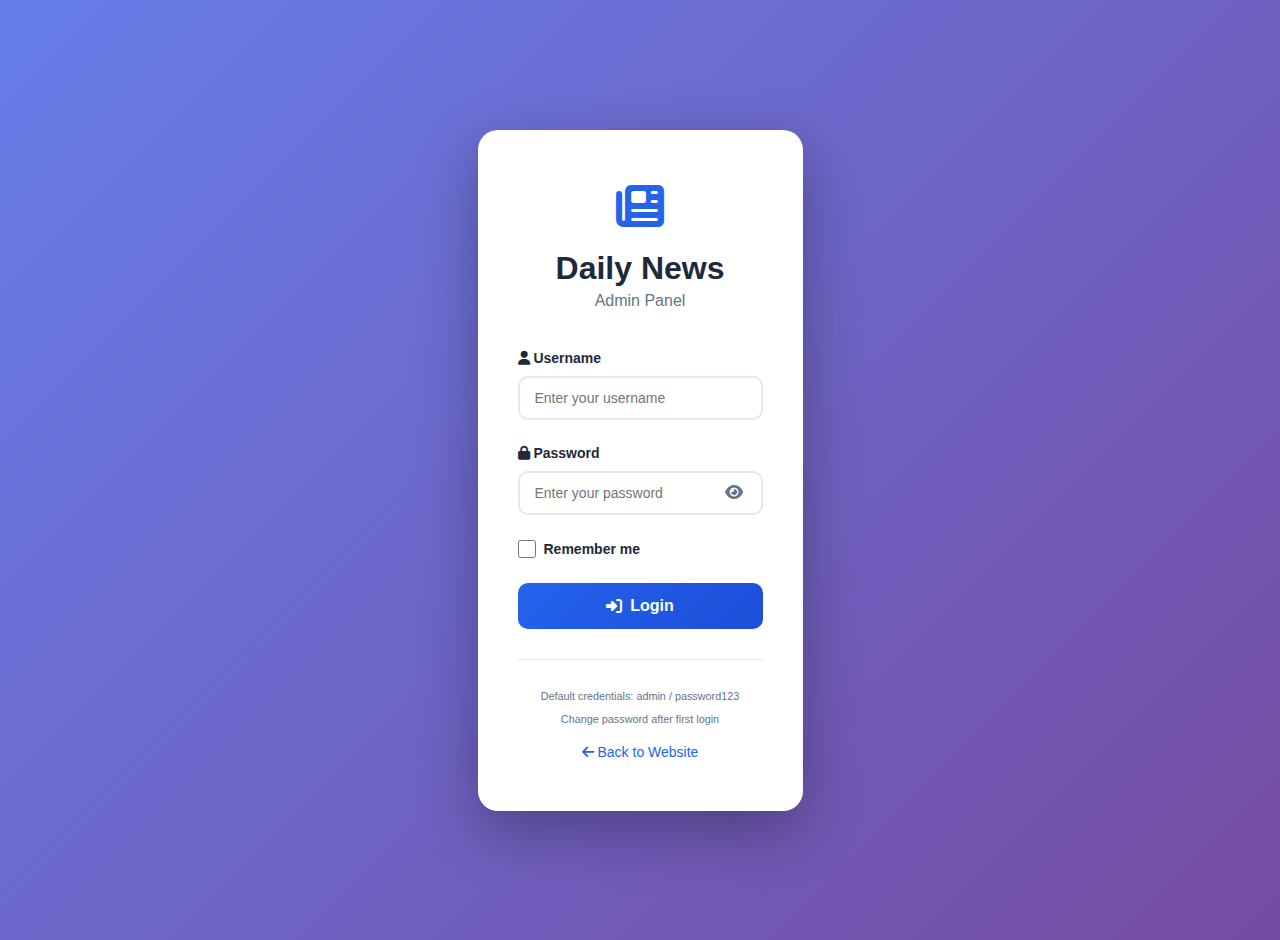
<file: admin/dashboard.html>
<!DOCTYPE html>
<html lang="en">
<head>
    <meta charset="UTF-8">
    <meta name="viewport" content="width=device-width, initial-scale=1.0">
    <meta name="description" content="Daily News Admin Dashboard">
    <title>Daily News - Admin Dashboard</title>
    <link rel="stylesheet" href="../assets/css/admin-style.css">
    <link rel="stylesheet" href="https://cdnjs.cloudflare.com/ajax/libs/font-awesome/6.4.0/css/all.min.css">
</head>
<body class="admin-body">
    <!-- Sidebar Navigation -->
    <aside class="admin-sidebar">
        <div class="sidebar-header">
            <div class="sidebar-logo">
                <i class="fas fa-newspaper"></i>
                <span>Daily News</span>
            </div>
            <button class="sidebar-toggle" id="sidebarToggle">
                <i class="fas fa-bars"></i>
            </button>
        </div>

        <nav class="sidebar-nav">
            <ul>
                <li>
                    <a href="#dashboard" class="nav-link active" data-tab="dashboard">
                        <i class="fas fa-chart-line"></i>
                        <span>Dashboard</span>
                    </a>
                </li>
                <li>
                    <a href="#posts" class="nav-link" data-tab="posts">
                        <i class="fas fa-file-alt"></i>
                        <span>Posts</span>
                    </a>
                </li>
                <li>
                    <a href="#categories" class="nav-link" data-tab="categories">
                        <i class="fas fa-folder"></i>
                        <span>Categories</span>
                    </a>
                </li>
                <li>
                    <a href="#comments" class="nav-link" data-tab="comments">
                        <i class="fas fa-comments"></i>
                        <span>Comments</span>
                    </a>
                </li>
                <li>
                    <a href="#users" class="nav-link" data-tab="users">
                        <i class="fas fa-users"></i>
                        <span>Users</span>
                    </a>
                </li>
                <li>
                    <a href="#settings" class="nav-link" data-tab="settings">
                        <i class="fas fa-cog"></i>
                        <span>Settings</span>
                    </a>
                </li>
                <li class="divider"></li>
                <li>
                    <a href="#" class="nav-link logout" id="logoutBtn">
                        <i class="fas fa-sign-out-alt"></i>
                        <span>Logout</span>
                    </a>
                </li>
            </ul>
        </nav>
    </aside>

    <!-- Main Content -->
    <main class="admin-main">
        <!-- Top Bar -->
        <div class="admin-topbar">
            <div class="topbar-search">
                <input type="text" id="searchInput" placeholder="Search posts, users, comments...">
                <i class="fas fa-search"></i>
            </div>

            <div class="topbar-right">
                <div class="notification-bell">
                    <i class="fas fa-bell"></i>
                    <span class="notification-badge">3</span>
                </div>
                <div class="user-profile">
                    <img src="https://via.placeholder.com/40" alt="Admin">
                    <div class="user-info">
                        <p class="user-name">Admin User</p>
                        <p class="user-role">Administrator</p>
                    </div>
                    <i class="fas fa-chevron-down"></i>
                </div>
            </div>
        </div>

        <!-- Dashboard Content -->
        <div class="admin-content">
            <!-- Dashboard Tab -->
            <div class="tab-content" id="dashboard-tab">
                <div class="page-header">
                    <h1>Dashboard</h1>
                    <p>Welcome back to your admin panel</p>
                </div>

                <div class="dashboard-stats">
                    <div class="stat-card">
                        <div class="stat-icon bg-blue">
                            <i class="fas fa-file-alt"></i>
                        </div>
                        <div class="stat-content">
                            <h3>Total Posts</h3>
                            <p class="stat-number">24</p>
                            <small>+2 this month</small>
                        </div>
                    </div>

                    <div class="stat-card">
                        <div class="stat-icon bg-green">
                            <i class="fas fa-eye"></i>
                        </div>
                        <div class="stat-content">
                            <h3>Total Views</h3>
                            <p class="stat-number">1.2K</p>
                            <small>+150 today</small>
                        </div>
                    </div>

                    <div class="stat-card">
                        <div class="stat-icon bg-orange">
                            <i class="fas fa-comments"></i>
                        </div>
                        <div class="stat-content">
                            <h3>Comments</h3>
                            <p class="stat-number">87</p>
                            <small>+12 pending</small>
                        </div>
                    </div>

                    <div class="stat-card">
                        <div class="stat-icon bg-purple">
                            <i class="fas fa-users"></i>
                        </div>
                        <div class="stat-content">
                            <h3>Subscribers</h3>
                            <p class="stat-number">456</p>
                            <small>+18 this week</small>
                        </div>
                    </div>
                </div>

                <div class="dashboard-grid">
                    <div class="chart-container">
                        <h3>Monthly Views</h3>
                        <canvas id="viewsChart"></canvas>
                    </div>

                    <div class="recent-posts">
                        <div class="section-header">
                            <h3>Recent Posts</h3>
                            <a href="#posts" class="view-all">View All →</a>
                        </div>
                        <div class="posts-list">
                            <div class="post-item">
                                <div class="post-title">Breaking News: Technology Update</div>
                                <div class="post-meta">
                                    <span class="badge badge-published">Published</span>
                                    <span class="post-date">2 hours ago</span>
                                </div>
                            </div>
                            <div class="post-item">
                                <div class="post-title">Latest Business Trends 2026</div>
                                <div class="post-meta">
                                    <span class="badge badge-draft">Draft</span>
                                    <span class="post-date">5 hours ago</span>
                                </div>
                            </div>
                            <div class="post-item">
                                <div class="post-title">World News Roundup</div>
                                <div class="post-meta">
                                    <span class="badge badge-published">Published</span>
                                    <span class="post-date">1 day ago</span>
                                </div>
                            </div>
                        </div>
                    </div>
                </div>
            </div>

            <!-- Posts Tab -->
            <div class="tab-content hidden" id="posts-tab">
                <div class="page-header">
                    <div>
                        <h1>Posts</h1>
                        <p>Manage all your news articles</p>
                    </div>
                    <button class="btn btn-primary" id="newPostBtn">
                        <i class="fas fa-plus"></i> New Post
                    </button>
                </div>

                <div class="posts-table-container">
                    <table class="posts-table">
                        <thead>
                            <tr>
                                <th>Title</th>
                                <th>Category</th>
                                <th>Status</th>
                                <th>Views</th>
                                <th>Comments</th>
                                <th>Date</th>
                                <th>Actions</th>
                            </tr>
                        </thead>
                        <tbody id="postsTableBody">
                            <tr>
                                <td><strong>Breaking News: Technology Update</strong></td>
                                <td>Technology</td>
                                <td><span class="badge badge-published">Published</span></td>
                                <td>324</td>
                                <td>12</td>
                                <td>2 hours ago</td>
                                <td>
                                    <button class="btn-icon" title="Edit">
                                        <i class="fas fa-edit"></i>
                                    </button>
                                    <button class="btn-icon" title="View">
                                        <i class="fas fa-eye"></i>
                                    </button>
                                    <button class="btn-icon danger" title="Delete">
                                        <i class="fas fa-trash"></i>
                                    </button>
                                </td>
                            </tr>
                            <tr>
                                <td><strong>Latest Business Trends 2026</strong></td>
                                <td>Business</td>
                                <td><span class="badge badge-draft">Draft</span></td>
                                <td>0</td>
                                <td>0</td>
                                <td>5 hours ago</td>
                                <td>
                                    <button class="btn-icon" title="Edit">
                                        <i class="fas fa-edit"></i>
                                    </button>
                                    <button class="btn-icon" title="View">
                                        <i class="fas fa-eye"></i>
                                    </button>
                                    <button class="btn-icon danger" title="Delete">
                                        <i class="fas fa-trash"></i>
                                    </button>
                                </td>
                            </tr>
                            <tr>
                                <td><strong>World News Roundup</strong></td>
                                <td>World News</td>
                                <td><span class="badge badge-published">Published</span></td>
                                <td>456</td>
                                <td>28</td>
                                <td>1 day ago</td>
                                <td>
                                    <button class="btn-icon" title="Edit">
                                        <i class="fas fa-edit"></i>
                                    </button>
                                    <button class="btn-icon" title="View">
                                        <i class="fas fa-eye"></i>
                                    </button>
                                    <button class="btn-icon danger" title="Delete">
                                        <i class="fas fa-trash"></i>
                                    </button>
                                </td>
                            </tr>
                        </tbody>
                    </table>
                </div>
            </div>

            <!-- Categories Tab -->
            <div class="tab-content hidden" id="categories-tab">
                <div class="page-header">
                    <div>
                        <h1>Categories</h1>
                        <p>Manage post categories</p>
                    </div>
                    <button class="btn btn-primary" id="newCategoryBtn">
                        <i class="fas fa-plus"></i> New Category
                    </button>
                </div>

                <div class="categories-grid">
                    <div class="category-card">
                        <div class="category-icon"><i class="fas fa-newspaper"></i></div>
                        <h3>Technology</h3>
                        <p>15 posts</p>
                        <div class="card-actions">
                            <button class="btn-small">Edit</button>
                            <button class="btn-small danger">Delete</button>
                        </div>
                    </div>

                    <div class="category-card">
                        <div class="category-icon"><i class="fas fa-briefcase"></i></div>
                        <h3>Business</h3>
                        <p>8 posts</p>
                        <div class="card-actions">
                            <button class="btn-small">Edit</button>
                            <button class="btn-small danger">Delete</button>
                        </div>
                    </div>

                    <div class="category-card">
                        <div class="category-icon"><i class="fas fa-globe"></i></div>
                        <h3>World News</h3>
                        <p>12 posts</p>
                        <div class="card-actions">
                            <button class="btn-small">Edit</button>
                            <button class="btn-small danger">Delete</button>
                        </div>
                    </div>

                    <div class="category-card">
                        <div class="category-icon"><i class="fas fa-heartbeat"></i></div>
                        <h3>Health</h3>
                        <p>6 posts</p>
                        <div class="card-actions">
                            <button class="btn-small">Edit</button>
                            <button class="btn-small danger">Delete</button>
                        </div>
                    </div>
                </div>
            </div>

            <!-- Comments Tab -->
            <div class="tab-content hidden" id="comments-tab">
                <div class="page-header">
                    <h1>Comments</h1>
                    <p>Moderate user comments</p>
                </div>

                <div class="comments-list">
                    <div class="comment-item">
                        <div class="comment-header">
                            <strong>John Doe</strong>
                            <span class="comment-date">2 hours ago</span>
                            <span class="badge badge-pending">Pending</span>
                        </div>
                        <p class="comment-text">Great article! Very informative and well-written.</p>
                        <div class="comment-actions">
                            <button class="btn-small">Approve</button>
                            <button class="btn-small danger">Reject</button>
                            <button class="btn-small">Reply</button>
                        </div>
                    </div>

                    <div class="comment-item">
                        <div class="comment-header">
                            <strong>Jane Smith</strong>
                            <span class="comment-date">5 hours ago</span>
                            <span class="badge badge-approved">Approved</span>
                        </div>
                        <p class="comment-text">Thanks for the update! Looking forward to more news.</p>
                        <div class="comment-actions">
                            <button class="btn-small">Reply</button>
                            <button class="btn-small danger">Delete</button>
                        </div>
                    </div>

                    <div class="comment-item">
                        <div class="comment-header">
                            <strong>Mike Johnson</strong>
                            <span class="comment-date">1 day ago</span>
                            <span class="badge badge-approved">Approved</span>
                        </div>
                        <p class="comment-text">Keep up the good work with quality news coverage.</p>
                        <div class="comment-actions">
                            <button class="btn-small">Reply</button>
                            <button class="btn-small danger">Delete</button>
                        </div>
                    </div>
                </div>
            </div>

            <!-- Users Tab -->
            <div class="tab-content hidden" id="users-tab">
                <div class="page-header">
                    <div>
                        <h1>Users</h1>
                        <p>Manage admin users</p>
                    </div>
                    <button class="btn btn-primary" id="newUserBtn">
                        <i class="fas fa-plus"></i> New User
                    </button>
                </div>

                <div class="users-table-container">
                    <table class="users-table">
                        <thead>
                            <tr>
                                <th>Name</th>
                                <th>Email</th>
                                <th>Role</th>
                                <th>Status</th>
                                <th>Joined</th>
                                <th>Actions</th>
                            </tr>
                        </thead>
                        <tbody>
                            <tr>
                                <td><strong>Admin User</strong></td>
                                <td>admin@dailynews.com</td>
                                <td><span class="badge badge-admin">Administrator</span></td>
                                <td><span class="status-active">Active</span></td>
                                <td>Jan 1, 2026</td>
                                <td>
                                    <button class="btn-icon">
                                        <i class="fas fa-edit"></i>
                                    </button>
                                    <button class="btn-icon danger">
                                        <i class="fas fa-trash"></i>
                                    </button>
                                </td>
                            </tr>
                            <tr>
                                <td><strong>Editor One</strong></td>
                                <td>editor1@dailynews.com</td>
                                <td><span class="badge badge-editor">Editor</span></td>
                                <td><span class="status-active">Active</span></td>
                                <td>Jan 5, 2026</td>
                                <td>
                                    <button class="btn-icon">
                                        <i class="fas fa-edit"></i>
                                    </button>
                                    <button class="btn-icon danger">
                                        <i class="fas fa-trash"></i>
                                    </button>
                                </td>
                            </tr>
                        </tbody>
                    </table>
                </div>
            </div>

            <!-- Settings Tab -->
            <div class="tab-content hidden" id="settings-tab">
                <div class="page-header">
                    <h1>Settings</h1>
                    <p>Manage your website settings</p>
                </div>

                <div class="settings-container">
                    <div class="settings-section">
                        <h3>Site Settings</h3>
                        <form class="settings-form">
                            <div class="form-group">
                                <label>Site Title</label>
                                <input type="text" value="Daily News" class="form-control">
                            </div>

                            <div class="form-group">
                                <label>Site Description</label>
                                <textarea class="form-control" rows="4">Your trusted source for breaking news and latest updates</textarea>
                            </div>

                            <div class="form-group">
                                <label>Posts Per Page</label>
                                <input type="number" value="10" class="form-control">
                            </div>

                            <div class="form-group checkbox">
                                <input type="checkbox" id="commentsEnabled" checked>
                                <label for="commentsEnabled">Enable comments</label>
                            </div>

                            <button type="submit" class="btn btn-primary">Save Changes</button>
                        </form>
                    </div>

                    <div class="settings-section">
                        <h3>Account Settings</h3>
                        <form class="settings-form">
                            <div class="form-group">
                                <label>Current Password</label>
                                <input type="password" placeholder="Enter current password" class="form-control">
                            </div>

                            <div class="form-group">
                                <label>New Password</label>
                                <input type="password" placeholder="Enter new password" class="form-control">
                            </div>

                            <div class="form-group">
                                <label>Confirm Password</label>
                                <input type="password" placeholder="Confirm new password" class="form-control">
                            </div>

                            <button type="submit" class="btn btn-primary">Change Password</button>
                        </form>
                    </div>
                </div>
            </div>
        </div>
    </main>

    <!-- Modal for New Post -->
    <div class="modal" id="newPostModal">
        <div class="modal-content">
            <div class="modal-header">
                <h2>Create New Post</h2>
                <button class="modal-close" id="closePostModal">×</button>
            </div>
            <form class="post-form" id="postForm">
                <div class="form-group">
                    <label>Post Title</label>
                    <input type="text" placeholder="Enter post title" required>
                </div>

                <div class="form-group">
                    <label>Category</label>
                    <select required>
                        <option>Select Category</option>
                        <option>Technology</option>
                        <option>Business</option>
                        <option>World News</option>
                        <option>Health</option>
                    </select>
                </div>

                <div class="form-group">
                    <label>Featured Image</label>
                    <input type="file" accept="image/*">
                </div>

                <div class="form-group">
                    <label>Content</label>
                    <textarea placeholder="Write your post content here..." rows="10" required></textarea>
                </div>

                <div class="form-group">
                    <label>Post Status</label>
                    <select required>
                        <option>Draft</option>
                        <option>Published</option>
                        <option>Scheduled</option>
                    </select>
                </div>

                <div class="modal-footer">
                    <button type="button" class="btn btn-secondary" id="cancelPostBtn">Cancel</button>
                    <button type="submit" class="btn btn-primary">Create Post</button>
                </div>
            </form>
        </div>
    </div>

    <script src="../assets/js/admin-script.js"></script>
</body>
</html>
</file>
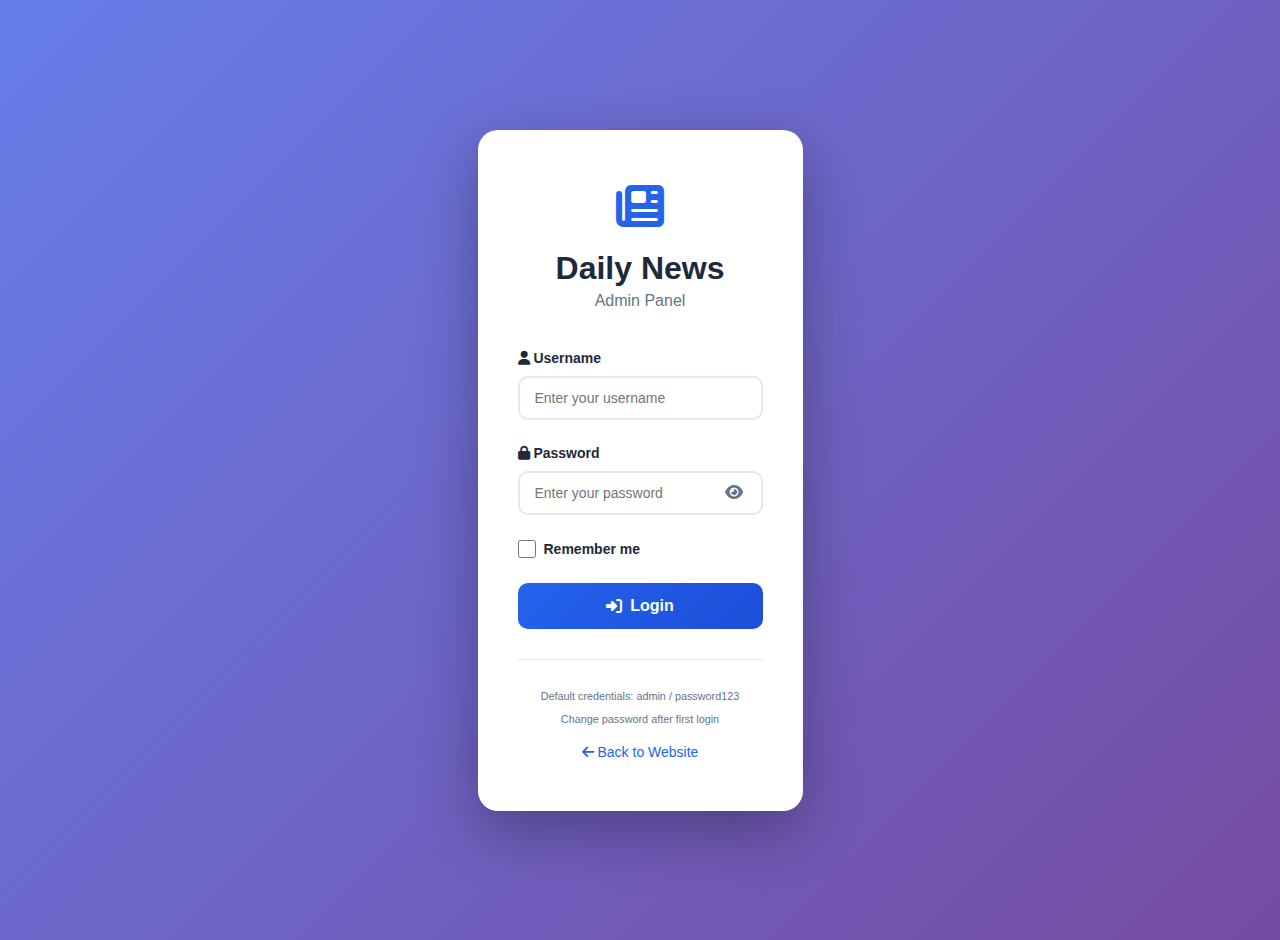
<file: admin/editor.html>
<!DOCTYPE html>
<html lang="en">
<head>
    <meta charset="UTF-8">
    <meta name="viewport" content="width=device-width, initial-scale=1.0">
    <meta name="description" content="Daily News Admin - Post Editor">
    <title>Daily News - Post Editor</title>
    <link rel="stylesheet" href="../assets/css/admin-style.css">
    <link rel="stylesheet" href="https://cdnjs.cloudflare.com/ajax/libs/font-awesome/6.4.0/css/all.min.css">
</head>
<body class="admin-body">
    <!-- Sidebar Navigation -->
    <aside class="admin-sidebar">
        <div class="sidebar-header">
            <div class="sidebar-logo">
                <i class="fas fa-newspaper"></i>
                <span>Daily News</span>
            </div>
            <button class="sidebar-toggle" id="sidebarToggle">
                <i class="fas fa-bars"></i>
            </button>
        </div>

        <nav class="sidebar-nav">
            <ul>
                <li>
                    <a href="dashboard.html" class="nav-link">
                        <i class="fas fa-chart-line"></i>
                        <span>Dashboard</span>
                    </a>
                </li>
                <li>
                    <a href="dashboard.html" class="nav-link active" data-tab="posts">
                        <i class="fas fa-file-alt"></i>
                        <span>Posts</span>
                    </a>
                </li>
                <li>
                    <a href="dashboard.html" class="nav-link" data-tab="categories">
                        <i class="fas fa-folder"></i>
                        <span>Categories</span>
                    </a>
                </li>
                <li class="divider"></li>
                <li>
                    <a href="#" class="nav-link logout" id="logoutBtn">
                        <i class="fas fa-sign-out-alt"></i>
                        <span>Logout</span>
                    </a>
                </li>
            </ul>
        </nav>
    </aside>

    <!-- Main Content -->
    <main class="admin-main">
        <!-- Top Bar -->
        <div class="admin-topbar">
            <div class="topbar-search">
                <input type="text" id="searchInput" placeholder="Search...">
                <i class="fas fa-search"></i>
            </div>

            <div class="topbar-right">
                <div class="user-profile">
                    <img src="https://via.placeholder.com/40" alt="Admin">
                    <div class="user-info">
                        <p class="user-name">Admin User</p>
                        <p class="user-role">Editor</p>
                    </div>
                </div>
            </div>
        </div>

        <!-- Post Editor Content -->
        <div class="admin-content">
            <div class="page-header">
                <div>
                    <h1>Create New Post</h1>
                    <p>Write and publish your news article</p>
                </div>
                <div style="display: flex; gap: 10px;">
                    <button class="btn btn-secondary" id="saveDraftBtn">
                        <i class="fas fa-save"></i> Save Draft
                    </button>
                    <button class="btn btn-primary" id="publishBtn">
                        <i class="fas fa-paper-plane"></i> Publish
                    </button>
                </div>
            </div>

            <div class="post-editor-container">
                <form id="postEditorForm">
                    <!-- Main Editor -->
                    <div class="editor-main">
                        <!-- Post Title -->
                        <div class="form-group">
                            <input 
                                type="text" 
                                id="postTitle" 
                                class="form-control title-input"
                                placeholder="Enter post title..."
                                required
                            >
                        </div>

                        <!-- Editor Toolbar -->
                        <div class="editor-toolbar">
                            <div class="toolbar-group">
                                <button type="button" class="toolbar-btn" title="Bold" data-format="bold">
                                    <i class="fas fa-bold"></i>
                                </button>
                                <button type="button" class="toolbar-btn" title="Italic" data-format="italic">
                                    <i class="fas fa-italic"></i>
                                </button>
                                <button type="button" class="toolbar-btn" title="Underline" data-format="underline">
                                    <i class="fas fa-underline"></i>
                                </button>
                            </div>

                            <div class="toolbar-group">
                                <button type="button" class="toolbar-btn" title="Heading" data-format="heading">
                                    <i class="fas fa-heading"></i>
                                </button>
                                <button type="button" class="toolbar-btn" title="Bullet List" data-format="list">
                                    <i class="fas fa-list"></i>
                                </button>
                                <button type="button" class="toolbar-btn" title="Quote" data-format="quote">
                                    <i class="fas fa-quote-left"></i>
                                </button>
                            </div>

                            <div class="toolbar-group">
                                <button type="button" class="toolbar-btn" title="Add Image" id="insertImageBtn">
                                    <i class="fas fa-image"></i>
                                </button>
                                <button type="button" class="toolbar-btn" title="Add Link" data-format="link">
                                    <i class="fas fa-link"></i>
                                </button>
                                <button type="button" class="toolbar-btn" title="Code" data-format="code">
                                    <i class="fas fa-code"></i>
                                </button>
                            </div>

                            <div class="toolbar-group">
                                <button type="button" class="toolbar-btn" title="Undo" data-format="undo">
                                    <i class="fas fa-undo"></i>
                                </button>
                                <button type="button" class="toolbar-btn" title="Redo" data-format="redo">
                                    <i class="fas fa-redo"></i>
                                </button>
                            </div>
                        </div>

                        <!-- Content Editor -->
                        <div class="form-group">
                            <div 
                                id="postContent" 
                                class="content-editor"
                                contenteditable="true"
                                placeholder="Write your post content here. You can format text using the toolbar above..."
                            ></div>
                        </div>

                        <!-- Preview Mode Toggle -->
                        <div class="editor-preview-tabs">
                            <button type="button" class="preview-tab active" data-tab="edit">
                                <i class="fas fa-edit"></i> Edit
                            </button>
                            <button type="button" class="preview-tab" data-tab="preview">
                                <i class="fas fa-eye"></i> Preview
                            </button>
                        </div>

                        <div id="preview" class="hidden" style="padding: 20px; background: white; border-radius: 8px; margin-top: 20px;"></div>
                    </div>

                    <!-- Sidebar Settings -->
                    <div class="editor-sidebar">
                        <!-- Featured Image -->
                        <div class="sidebar-section">
                            <h3>Featured Image</h3>
                            <div class="image-upload">
                                <input type="file" id="featuredImage" accept="image/*" style="display: none;">
                                <button type="button" id="uploadImageBtn" class="btn btn-secondary" style="width: 100%;">
                                    <i class="fas fa-cloud-upload-alt"></i> Upload Image
                                </button>
                                <div id="imagePreview" class="image-preview"></div>
                            </div>
                        </div>

                        <!-- Category -->
                        <div class="sidebar-section">
                            <h3>Category</h3>
                            <select id="postCategory" class="form-control" required>
                                <option value="">Select Category</option>
                                <option value="technology">Technology</option>
                                <option value="business">Business</option>
                                <option value="world-news">World News</option>
                                <option value="health">Health</option>
                                <option value="sports">Sports</option>
                                <option value="entertainment">Entertainment</option>
                            </select>
                        </div>

                        <!-- Tags -->
                        <div class="sidebar-section">
                            <h3>Tags</h3>
                            <div class="tags-input">
                                <input 
                                    type="text" 
                                    id="tagsInput" 
                                    class="form-control"
                                    placeholder="Add tags (comma separated)"
                                >
                                <div id="tagsList" class="tags-list"></div>
                            </div>
                        </div>

                        <!-- Publication Settings -->
                        <div class="sidebar-section">
                            <h3>Publication</h3>
                            <div class="form-group">
                                <label>Status</label>
                                <select id="postStatus" class="form-control">
                                    <option value="draft">Draft</option>
                                    <option value="published">Published</option>
                                    <option value="scheduled">Scheduled</option>
                                </select>
                            </div>

                            <div class="form-group">
                                <label>Publish Date</label>
                                <input type="datetime-local" id="publishDate" class="form-control">
                            </div>
                        </div>

                        <!-- SEO Settings -->
                        <div class="sidebar-section">
                            <h3>SEO</h3>
                            <div class="form-group">
                                <label>Meta Description</label>
                                <textarea 
                                    id="metaDescription" 
                                    class="form-control"
                                    rows="3"
                                    placeholder="Enter meta description (150 characters max)"
                                    maxlength="160"
                                ></textarea>
                                <small id="charCount">0/160</small>
                            </div>

                            <div class="form-group">
                                <label>Meta Keywords</label>
                                <input 
                                    type="text" 
                                    id="metaKeywords" 
                                    class="form-control"
                                    placeholder="Separate keywords with commas"
                                >
                            </div>
                        </div>

                        <!-- Post Settings -->
                        <div class="sidebar-section">
                            <h3>Settings</h3>
                            <div class="form-group checkbox">
                                <input type="checkbox" id="enableComments" checked>
                                <label for="enableComments">Allow comments</label>
                            </div>

                            <div class="form-group checkbox">
                                <input type="checkbox" id="enableSharing" checked>
                                <label for="enableSharing">Show share buttons</label>
                            </div>

                            <div class="form-group checkbox">
                                <input type="checkbox" id="featured">
                                <label for="featured">Feature this post</label>
                            </div>
                        </div>

                        <!-- Word Count -->
                        <div class="sidebar-section">
                            <h3>Statistics</h3>
                            <div class="stat-item">
                                <span>Words:</span>
                                <strong id="wordCount">0</strong>
                            </div>
                            <div class="stat-item">
                                <span>Characters:</span>
                                <strong id="charCountTotal">0</strong>
                            </div>
                            <div class="stat-item">
                                <span>Read Time:</span>
                                <strong id="readTime">0 min</strong>
                            </div>
                        </div>
                    </div>
                </form>
            </div>
        </div>
    </main>

    <!-- Hidden file input for image upload -->
    <input type="file" id="hiddenFileInput" accept="image/*" style="display: none;">

    <script src="../assets/js/admin-script.js"></script>
    <script src="../assets/js/editor.js"></script>
</body>
</html>
</file>
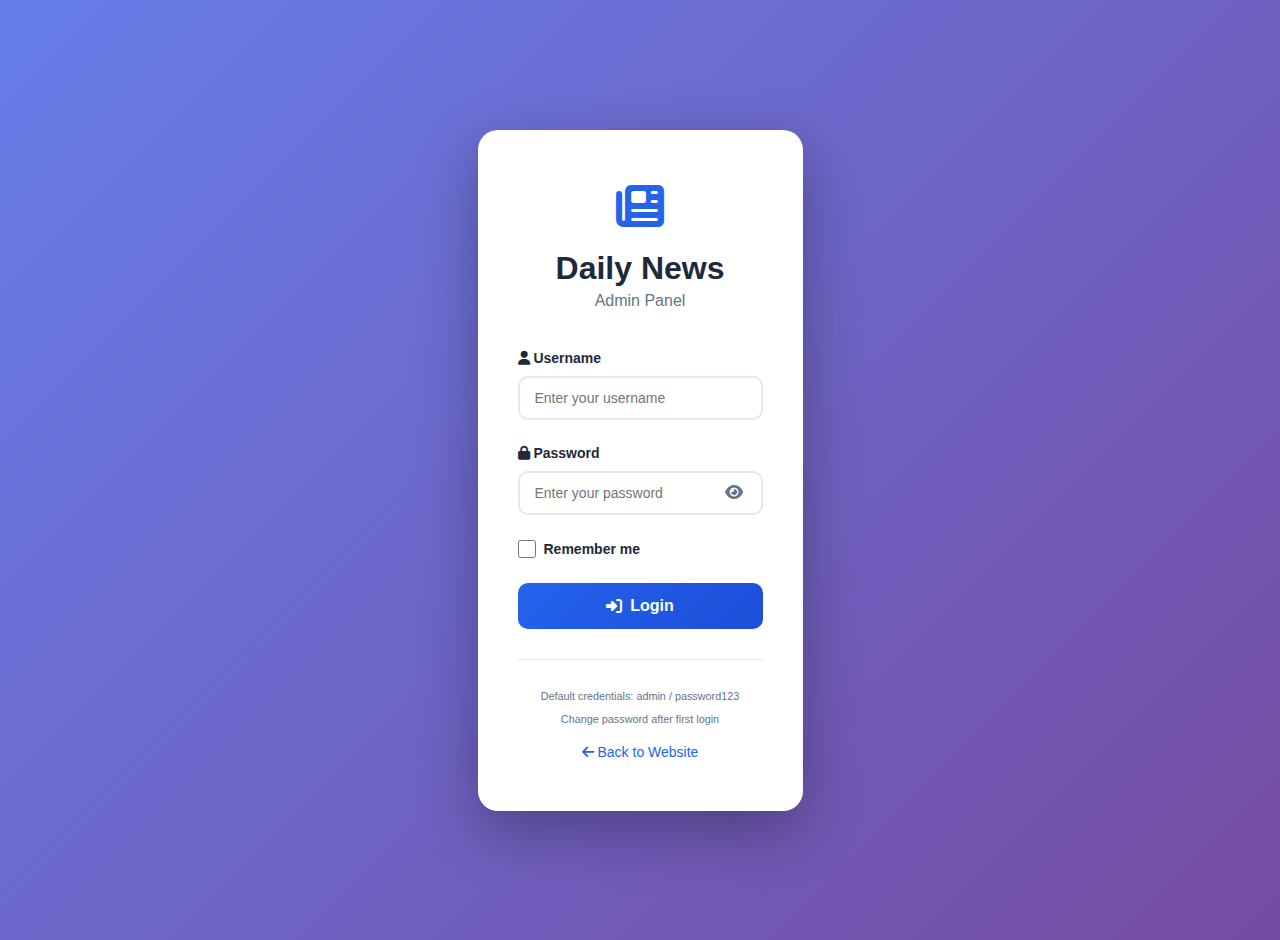
<file: admin/login.html>
<!DOCTYPE html>
<html lang="en">
<head>
    <meta charset="UTF-8">
    <meta name="viewport" content="width=device-width, initial-scale=1.0">
    <meta name="description" content="Daily News Admin Panel - Secure Login">
    <title>Daily News - Admin Login</title>
    <link rel="stylesheet" href="../assets/css/admin-style.css">
    <link rel="stylesheet" href="https://cdnjs.cloudflare.com/ajax/libs/font-awesome/6.4.0/css/all.min.css">
</head>
<body class="login-body">
    <!-- Login Container -->
    <div class="login-container">
        <div class="login-card">
            <div class="login-header">
                <div class="login-logo">
                    <i class="fas fa-newspaper"></i>
                </div>
                <h1>Daily News</h1>
                <p>Admin Panel</p>
            </div>

            <form class="login-form" id="loginForm">
                <div class="form-group">
                    <label for="username">
                        <i class="fas fa-user"></i> Username
                    </label>
                    <input 
                        type="text" 
                        id="username" 
                        name="username" 
                        placeholder="Enter your username"
                        required
                    >
                </div>

                <div class="form-group">
                    <label for="password">
                        <i class="fas fa-lock"></i> Password
                    </label>
                    <div class="password-input-wrapper">
                        <input 
                            type="password" 
                            id="password" 
                            name="password" 
                            placeholder="Enter your password"
                            required
                        >
                        <button type="button" class="toggle-password" id="togglePassword">
                            <i class="fas fa-eye"></i>
                        </button>
                    </div>
                </div>

                <div class="form-group checkbox">
                    <input type="checkbox" id="remember" name="remember">
                    <label for="remember">Remember me</label>
                </div>

                <button type="submit" class="login-btn">
                    <i class="fas fa-sign-in-alt"></i> Login
                </button>
            </form>

            <div class="login-footer">
                <p><small>Default credentials: admin / password123</small></p>
                <p><small>Change password after first login</small></p>
                <a href="../index.html" class="back-link">
                    <i class="fas fa-arrow-left"></i> Back to Website
                </a>
            </div>
        </div>
    </div>

    <!-- Error Message -->
    <div class="error-message" id="errorMessage"></div>

    <script src="../assets/js/admin-script.js"></script>
</body>
</html>
</file>
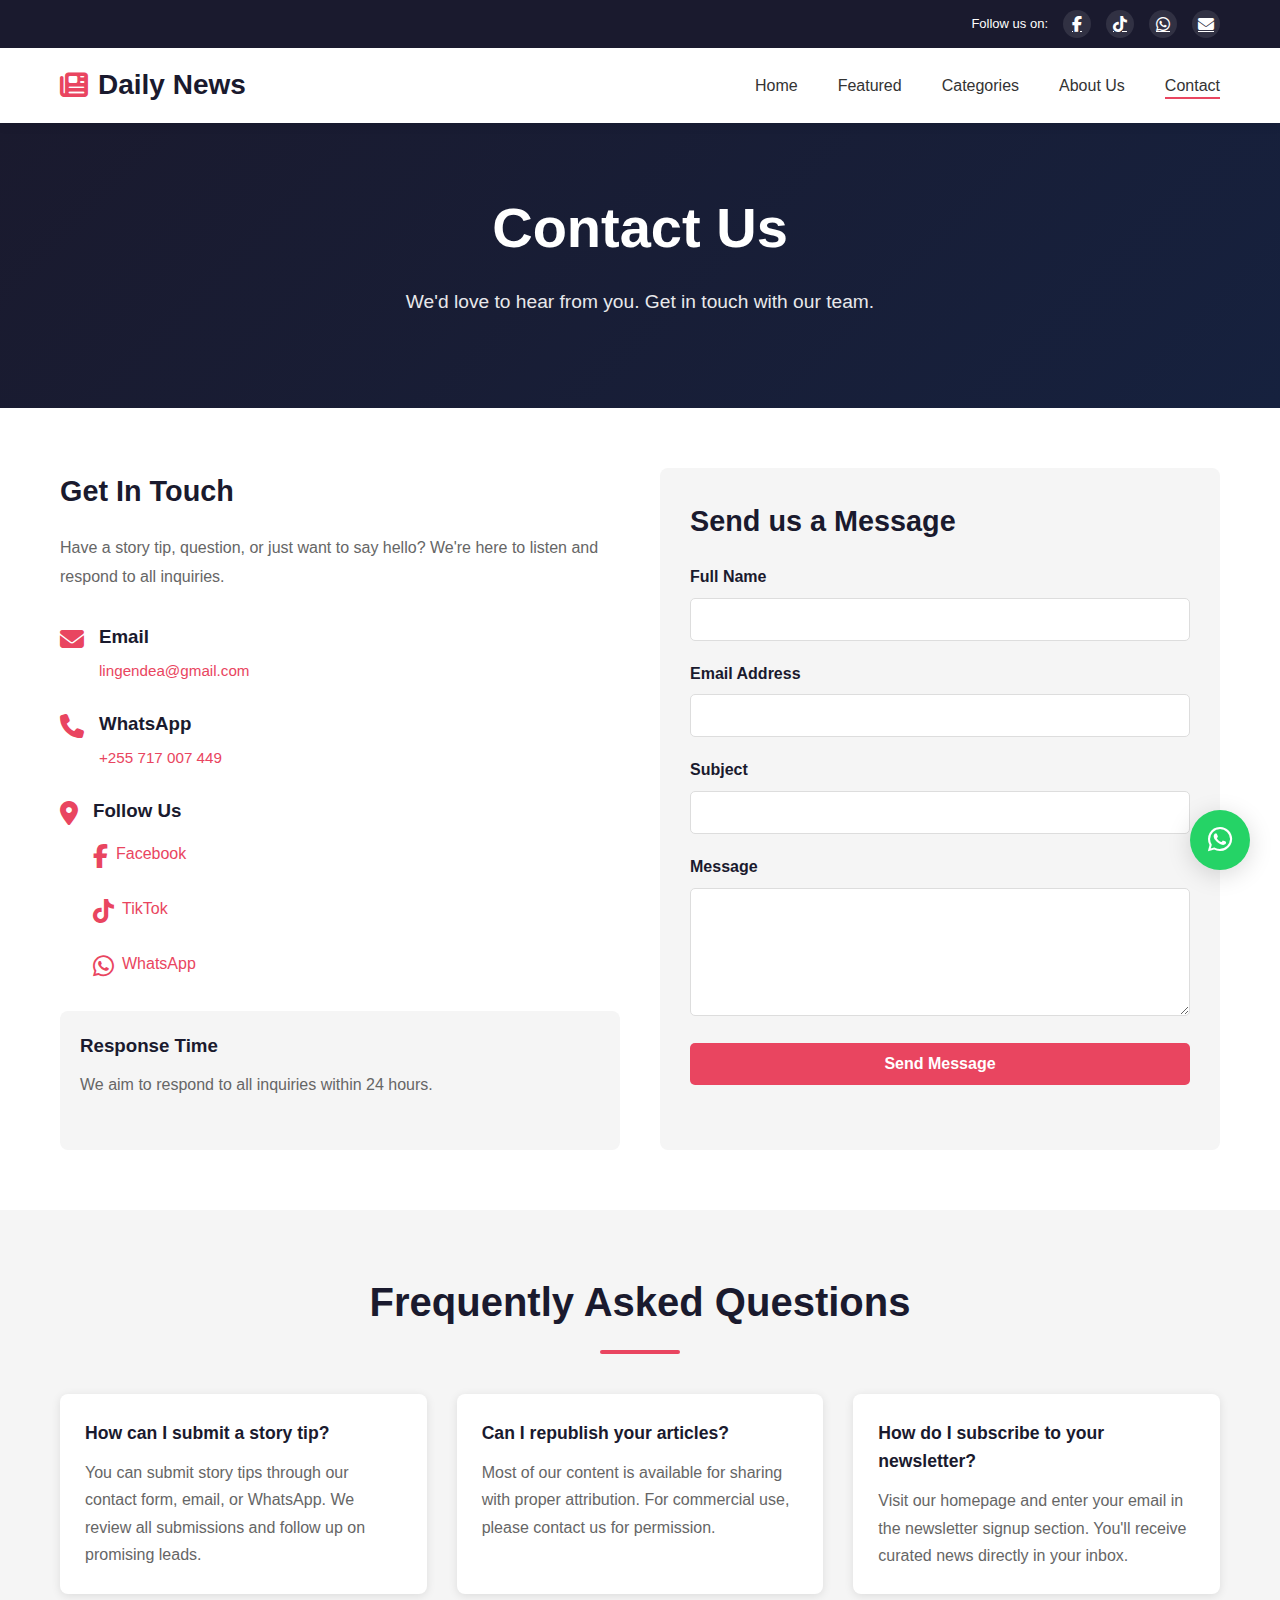
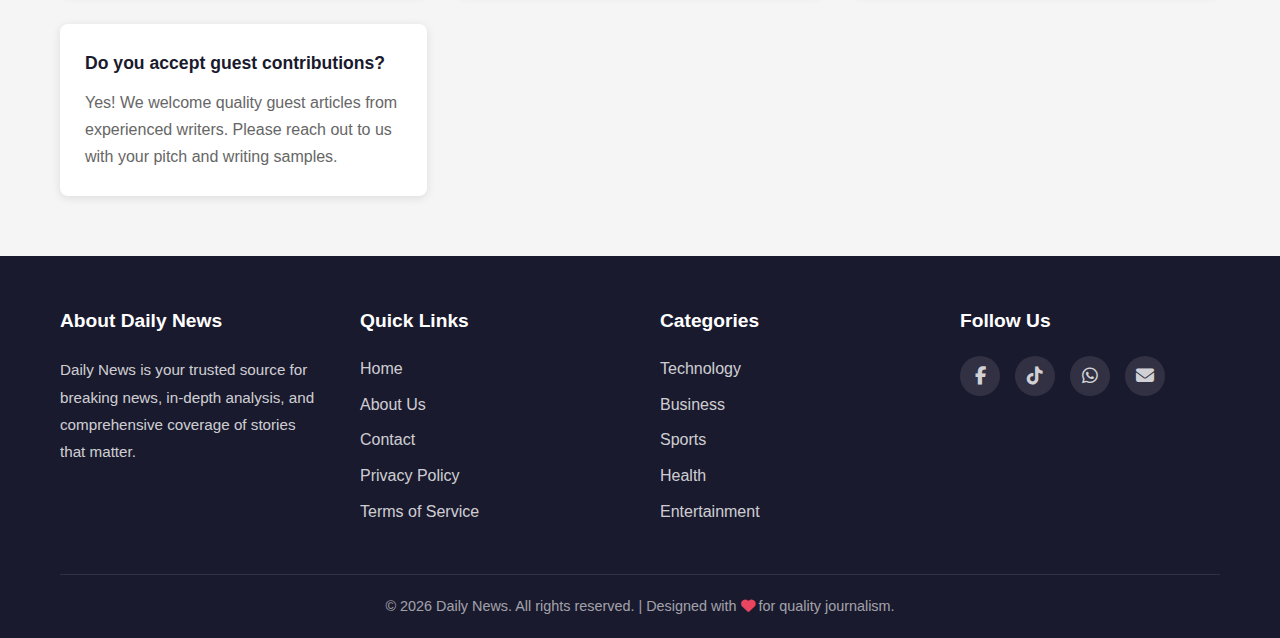
<file: pages/contact.html>
<!DOCTYPE html>
<html lang="en">
<head>
    <meta charset="UTF-8">
    <meta name="viewport" content="width=device-width, initial-scale=1.0">
    <meta name="description" content="Contact Daily News - Get in touch with our team">
    <title>Contact Us - Daily News</title>
    <link rel="stylesheet" href="../assets/css/style.css">
    <link rel="stylesheet" href="https://cdnjs.cloudflare.com/ajax/libs/font-awesome/6.4.0/css/all.min.css">
</head>
<body>
    <!-- Header -->
    <header class="header">
        <div class="header-top">
            <div class="container">
                <div class="header-social">
                    <span>Follow us on:</span>
                    <a href="https://www.facebook.com/share/1DAqbgWgGS/" target="_blank" rel="noopener noreferrer" aria-label="Facebook">
                        <i class="fab fa-facebook-f"></i>
                    </a>
                    <a href="https://www.tiktok.com/@music.lovers395?_r=1&_t=ZM" target="_blank" rel="noopener noreferrer" aria-label="TikTok">
                        <i class="fab fa-tiktok"></i>
                    </a>
                    <a href="https://wa.me/255717007449" target="_blank" rel="noopener noreferrer" aria-label="WhatsApp">
                        <i class="fab fa-whatsapp"></i>
                    </a>
                    <a href="mailto:lingendea@gmail.com" aria-label="Email">
                        <i class="fas fa-envelope"></i>
                    </a>
                </div>
            </div>
        </div>

        <nav class="navbar">
            <div class="container">
                <div class="nav-wrapper">
                    <div class="logo">
                        <h1><i class="fas fa-newspaper"></i> Daily News</h1>
                    </div>
                    <button class="menu-toggle" id="menuToggle">
                        <span></span>
                        <span></span>
                        <span></span>
                    </button>
                    <ul class="nav-menu" id="navMenu">
                        <li><a href="../index.html">Home</a></li>
                        <li><a href="../index.html#featured">Featured</a></li>
                        <li><a href="../index.html#categories">Categories</a></li>
                        <li><a href="about.html">About Us</a></li>
                        <li><a href="contact.html" class="active">Contact</a></li>
                    </ul>
                </div>
            </div>
        </nav>
    </header>

    <!-- Page Content -->
    <main class="page-content">
        <section class="hero" style="padding: 60px 20px;">
            <div class="hero-content">
                <h1>Contact Us</h1>
                <p>We'd love to hear from you. Get in touch with our team.</p>
            </div>
        </section>

        <section class="contact-section">
            <div class="container">
                <div class="contact-grid">
                    <div class="contact-info">
                        <h2>Get In Touch</h2>
                        <p>Have a story tip, question, or just want to say hello? We're here to listen and respond to all inquiries.</p>

                        <div class="contact-item">
                            <i class="fas fa-envelope"></i>
                            <div>
                                <h3>Email</h3>
                                <p><a href="mailto:lingendea@gmail.com">lingendea@gmail.com</a></p>
                            </div>
                        </div>

                        <div class="contact-item">
                            <i class="fas fa-phone"></i>
                            <div>
                                <h3>WhatsApp</h3>
                                <p><a href="https://wa.me/255717007449" target="_blank">+255 717 007 449</a></p>
                            </div>
                        </div>

                        <div class="contact-item">
                            <i class="fas fa-map-marker-alt"></i>
                            <div>
                                <h3>Follow Us</h3>
                                <div class="social-links">
                                    <a href="https://www.facebook.com/share/1DAqbgWgGS/" target="_blank" rel="noopener noreferrer">
                                        <i class="fab fa-facebook-f"></i> Facebook
                                    </a>
                                    <a href="https://www.tiktok.com/@music.lovers395?_r=1&_t=ZM" target="_blank" rel="noopener noreferrer">
                                        <i class="fab fa-tiktok"></i> TikTok
                                    </a>
                                    <a href="https://wa.me/255717007449" target="_blank" rel="noopener noreferrer">
                                        <i class="fab fa-whatsapp"></i> WhatsApp
                                    </a>
                                </div>
                            </div>
                        </div>

                        <div class="contact-hours">
                            <h3>Response Time</h3>
                            <p>We aim to respond to all inquiries within 24 hours.</p>
                        </div>
                    </div>

                    <form class="contact-form" id="contactForm">
                        <h2>Send us a Message</h2>
                        <div class="form-group">
                            <label for="name">Full Name</label>
                            <input type="text" id="name" name="name" required>
                        </div>

                        <div class="form-group">
                            <label for="email">Email Address</label>
                            <input type="email" id="email" name="email" required>
                        </div>

                        <div class="form-group">
                            <label for="subject">Subject</label>
                            <input type="text" id="subject" name="subject" required>
                        </div>

                        <div class="form-group">
                            <label for="message">Message</label>
                            <textarea id="message" name="message" rows="6" required></textarea>
                        </div>

                        <button type="submit" class="submit-btn">Send Message</button>
                    </form>
                </div>
            </div>
        </section>

        <section class="faq-section">
            <div class="container">
                <h2 class="section-title">Frequently Asked Questions</h2>
                <div class="faq-grid">
                    <div class="faq-item">
                        <h3>How can I submit a story tip?</h3>
                        <p>You can submit story tips through our contact form, email, or WhatsApp. We review all submissions and follow up on promising leads.</p>
                    </div>
                    <div class="faq-item">
                        <h3>Can I republish your articles?</h3>
                        <p>Most of our content is available for sharing with proper attribution. For commercial use, please contact us for permission.</p>
                    </div>
                    <div class="faq-item">
                        <h3>How do I subscribe to your newsletter?</h3>
                        <p>Visit our homepage and enter your email in the newsletter signup section. You'll receive curated news directly in your inbox.</p>
                    </div>
                    <div class="faq-item">
                        <h3>Do you accept guest contributions?</h3>
                        <p>Yes! We welcome quality guest articles from experienced writers. Please reach out to us with your pitch and writing samples.</p>
                    </div>
                </div>
            </div>
        </section>
    </main>

    <!-- Footer -->
    <footer class="footer">
        <div class="container">
            <div class="footer-content">
                <div class="footer-section">
                    <h3>About Daily News</h3>
                    <p>Daily News is your trusted source for breaking news, in-depth analysis, and comprehensive coverage of stories that matter.</p>
                </div>
                <div class="footer-section">
                    <h3>Quick Links</h3>
                    <ul>
                        <li><a href="../index.html">Home</a></li>
                        <li><a href="about.html">About Us</a></li>
                        <li><a href="contact.html">Contact</a></li>
                        <li><a href="#">Privacy Policy</a></li>
                        <li><a href="#">Terms of Service</a></li>
                    </ul>
                </div>
                <div class="footer-section">
                    <h3>Categories</h3>
                    <ul>
                        <li><a href="#">Technology</a></li>
                        <li><a href="#">Business</a></li>
                        <li><a href="#">Sports</a></li>
                        <li><a href="#">Health</a></li>
                        <li><a href="#">Entertainment</a></li>
                    </ul>
                </div>
                <div class="footer-section">
                    <h3>Follow Us</h3>
                    <div class="footer-social">
                        <a href="https://www.facebook.com/share/1DAqbgWgGS/" target="_blank" rel="noopener noreferrer" aria-label="Facebook">
                            <i class="fab fa-facebook-f"></i>
                        </a>
                        <a href="https://www.tiktok.com/@music.lovers395?_r=1&_t=ZM" target="_blank" rel="noopener noreferrer" aria-label="TikTok">
                            <i class="fab fa-tiktok"></i>
                        </a>
                        <a href="https://wa.me/255717007449" target="_blank" rel="noopener noreferrer" aria-label="WhatsApp">
                            <i class="fab fa-whatsapp"></i>
                        </a>
                        <a href="mailto:lingendea@gmail.com" aria-label="Email">
                            <i class="fas fa-envelope"></i>
                        </a>
                    </div>
                </div>
            </div>
            <div class="footer-bottom">
                <p>&copy; 2026 Daily News. All rights reserved. | Designed with <i class="fas fa-heart"></i> for quality journalism.</p>
            </div>
        </div>
    </footer>

    <!-- Floating WhatsApp Button -->
    <a href="https://wa.me/255717007449" class="whatsapp-float" target="_blank" rel="noopener noreferrer" aria-label="Contact on WhatsApp">
        <i class="fab fa-whatsapp"></i>
    </a>

    <style>
        .contact-grid {
            display: grid;
            grid-template-columns: 1fr 1fr;
            gap: 40px;
        }

        .contact-info h2,
        .contact-form h2 {
            color: var(--primary-color);
            margin-bottom: 20px;
            font-size: 1.8rem;
        }

        .contact-info p {
            color: var(--light-text);
            margin-bottom: 30px;
            line-height: 1.8;
        }

        .contact-item {
            display: flex;
            gap: 15px;
            margin-bottom: 25px;
        }

        .contact-item i {
            font-size: 1.5rem;
            color: var(--highlight-color);
            margin-top: 5px;
        }

        .contact-item h3 {
            color: var(--primary-color);
            margin-bottom: 5px;
        }

        .contact-item p {
            margin: 0;
            font-size: 0.95rem;
        }

        .contact-item a {
            color: var(--highlight-color);
            text-decoration: none;
            transition: var(--transition);
        }

        .contact-item a:hover {
            text-decoration: underline;
        }

        .social-links {
            display: flex;
            flex-direction: column;
            gap: 10px;
        }

        .social-links a {
            display: flex;
            align-items: center;
            gap: 8px;
            padding: 8px 0;
        }

        .contact-hours {
            background-color: var(--light-bg);
            padding: 20px;
            border-radius: 8px;
            margin-top: 25px;
        }

        .contact-hours h3 {
            color: var(--primary-color);
            margin-bottom: 10px;
        }

        .contact-form {
            background-color: var(--light-bg);
            padding: 30px;
            border-radius: 8px;
        }

        .form-group {
            margin-bottom: 20px;
        }

        .form-group label {
            display: block;
            margin-bottom: 8px;
            color: var(--primary-color);
            font-weight: 600;
        }

        .form-group input,
        .form-group textarea {
            width: 100%;
            padding: 12px;
            border: 1px solid #ddd;
            border-radius: 5px;
            font-family: inherit;
            font-size: 0.95rem;
            transition: var(--transition);
        }

        .form-group input:focus,
        .form-group textarea:focus {
            outline: none;
            border-color: var(--highlight-color);
            box-shadow: 0 0 5px rgba(233, 69, 96, 0.2);
        }

        .submit-btn {
            width: 100%;
            padding: 12px;
            background-color: var(--highlight-color);
            color: var(--white);
            border: none;
            border-radius: 5px;
            font-weight: 600;
            cursor: pointer;
            transition: var(--transition);
            font-size: 1rem;
        }

        .submit-btn:hover {
            background-color: #d73a50;
            transform: translateY(-2px);
        }

        .faq-section {
            background-color: var(--light-bg);
        }

        .faq-grid {
            display: grid;
            grid-template-columns: repeat(auto-fit, minmax(300px, 1fr));
            gap: 30px;
        }

        .faq-item {
            background-color: var(--white);
            padding: 25px;
            border-radius: 8px;
            box-shadow: var(--shadow);
        }

        .faq-item h3 {
            color: var(--primary-color);
            margin-bottom: 12px;
            font-size: 1.1rem;
        }

        .faq-item p {
            color: var(--light-text);
            line-height: 1.7;
        }

        @media (max-width: 768px) {
            .contact-grid {
                grid-template-columns: 1fr;
                gap: 30px;
            }

            .contact-info h2,
            .contact-form h2 {
                font-size: 1.5rem;
            }

            .faq-grid {
                grid-template-columns: 1fr;
            }
        }
    </style>

    <script>
        // Form submission handler
        document.getElementById('contactForm').addEventListener('submit', function(e) {
            e.preventDefault();
            
            const name = document.getElementById('name').value;
            const email = document.getElementById('email').value;
            const subject = document.getElementById('subject').value;
            const message = document.getElementById('message').value;
            
            // Send via email using mailto (fallback to simulated submission)
            const mailtoLink = `mailto:lingendea@gmail.com?subject=${encodeURIComponent(subject)}&body=${encodeURIComponent(`Name: ${name}\nEmail: ${email}\n\nMessage:\n${message}`)}`;
            
            // Show success message
            const submitBtn = this.querySelector('.submit-btn');
            const originalText = submitBtn.textContent;
            submitBtn.textContent = '✓ Message Sent!';
            submitBtn.style.backgroundColor = '#27ae60';
            
            // Reset form after 3 seconds
            setTimeout(() => {
                submitBtn.textContent = originalText;
                submitBtn.style.backgroundColor = '';
                this.reset();
                
                // Open email client (optional)
                // window.location.href = mailtoLink;
            }, 2000);
        });
    </script>

    <script src="../assets/js/script.js"></script>
</body>
</html>
</file>
<file: assets/css/admin-style.css>
/* ===========================
   ADMIN PANEL STYLING
   =========================== */

:root {
    --primary-color: #2563eb;
    --secondary-color: #64748b;
    --success-color: #10b981;
    --warning-color: #f59e0b;
    --danger-color: #ef4444;
    --info-color: #0ea5e9;
    --dark-bg: #0f172a;
    --dark-sidebar: #1e293b;
    --light-bg: #f8fafc;
    --border-color: #e2e8f0;
    --text-dark: #1e293b;
    --text-light: #64748b;
    --transition: all 0.3s ease;
}

/* ===========================
   LOGIN PAGE STYLES
   =========================== */

.login-body {
    margin: 0;
    padding: 0;
    font-family: 'Segoe UI', Tahoma, Geneva, Verdana, sans-serif;
    background: linear-gradient(135deg, #667eea 0%, #764ba2 100%);
    min-height: 100vh;
    display: flex;
    align-items: center;
    justify-content: center;
}

.login-container {
    display: flex;
    justify-content: center;
    align-items: center;
    min-height: 100vh;
    padding: 20px;
}

.login-card {
    background: white;
    border-radius: 20px;
    box-shadow: 0 20px 60px rgba(0, 0, 0, 0.3);
    width: 100%;
    max-width: 450px;
    padding: 50px 40px;
    animation: slideIn 0.5s ease;
}

@keyframes slideIn {
    from {
        opacity: 0;
        transform: translateY(30px);
    }
    to {
        opacity: 1;
        transform: translateY(0);
    }
}

.login-header {
    text-align: center;
    margin-bottom: 40px;
}

.login-logo {
    font-size: 48px;
    color: var(--primary-color);
    margin-bottom: 15px;
}

.login-header h1 {
    margin: 0;
    color: var(--text-dark);
    font-size: 32px;
    font-weight: 700;
}

.login-header p {
    margin: 5px 0 0 0;
    color: var(--text-light);
    font-size: 16px;
}

.login-form {
    display: flex;
    flex-direction: column;
    gap: 25px;
}

.form-group {
    display: flex;
    flex-direction: column;
    gap: 10px;
}

.form-group label {
    color: var(--text-dark);
    font-weight: 600;
    font-size: 14px;
}

.form-group input,
.form-group select,
.form-group textarea {
    padding: 12px 15px;
    border: 2px solid var(--border-color);
    border-radius: 10px;
    font-size: 14px;
    font-family: inherit;
    transition: var(--transition);
}

.form-group input:focus,
.form-group select:focus,
.form-group textarea:focus {
    outline: none;
    border-color: var(--primary-color);
    box-shadow: 0 0 0 3px rgba(37, 99, 235, 0.1);
}

.password-input-wrapper {
    position: relative;
    display: flex;
    align-items: center;
}

.password-input-wrapper input {
    flex: 1;
    padding-right: 45px;
}

.toggle-password {
    position: absolute;
    right: 15px;
    background: none;
    border: none;
    color: var(--text-light);
    cursor: pointer;
    font-size: 16px;
    transition: var(--transition);
    padding: 5px;
}

.toggle-password:hover {
    color: var(--primary-color);
}

.form-group.checkbox {
    flex-direction: row;
    align-items: center;
    gap: 8px;
}

.form-group.checkbox input {
    width: 18px;
    height: 18px;
    cursor: pointer;
    margin: 0;
}

.form-group.checkbox label {
    margin: 0;
    cursor: pointer;
}

.login-btn {
    padding: 14px 20px;
    background: linear-gradient(135deg, var(--primary-color) 0%, #1d4ed8 100%);
    color: white;
    border: none;
    border-radius: 10px;
    font-size: 16px;
    font-weight: 600;
    cursor: pointer;
    transition: var(--transition);
    display: flex;
    align-items: center;
    justify-content: center;
    gap: 8px;
}

.login-btn:hover {
    transform: translateY(-2px);
    box-shadow: 0 10px 25px rgba(37, 99, 235, 0.4);
}

.login-btn:active {
    transform: translateY(0);
}

.login-footer {
    margin-top: 30px;
    text-align: center;
    border-top: 1px solid var(--border-color);
    padding-top: 20px;
}

.login-footer p {
    margin: 8px 0;
    color: var(--text-light);
    font-size: 13px;
}

.back-link {
    display: inline-block;
    margin-top: 10px;
    color: var(--primary-color);
    text-decoration: none;
    font-size: 14px;
    transition: var(--transition);
}

.back-link:hover {
    text-decoration: underline;
}

.error-message {
    position: fixed;
    top: 20px;
    right: 20px;
    background: var(--danger-color);
    color: white;
    padding: 15px 25px;
    border-radius: 10px;
    box-shadow: 0 10px 25px rgba(239, 68, 68, 0.3);
    display: none;
    animation: slideInRight 0.3s ease;
    max-width: 400px;
}

.error-message.show {
    display: block;
}

@keyframes slideInRight {
    from {
        opacity: 0;
        transform: translateX(30px);
    }
    to {
        opacity: 1;
        transform: translateX(0);
    }
}

/* ===========================
   ADMIN DASHBOARD STYLES
   =========================== */

.admin-body {
    margin: 0;
    padding: 0;
    font-family: 'Segoe UI', Tahoma, Geneva, Verdana, sans-serif;
    background: var(--light-bg);
}

.admin-body * {
    box-sizing: border-box;
}

.admin-sidebar {
    position: fixed;
    left: 0;
    top: 0;
    width: 280px;
    height: 100vh;
    background: var(--dark-sidebar);
    color: white;
    overflow-y: auto;
    padding: 0;
    margin: 0;
    z-index: 1000;
    transition: var(--transition);
}

.sidebar-header {
    padding: 25px 20px;
    border-bottom: 1px solid rgba(255, 255, 255, 0.1);
    display: flex;
    align-items: center;
    justify-content: space-between;
}

.sidebar-logo {
    display: flex;
    align-items: center;
    gap: 12px;
    font-size: 24px;
    font-weight: 700;
    flex: 1;
}

.sidebar-logo i {
    color: var(--primary-color);
}

.sidebar-toggle {
    display: none;
    background: none;
    border: none;
    color: white;
    font-size: 20px;
    cursor: pointer;
}

.sidebar-nav {
    padding: 20px 0;
}

.sidebar-nav ul {
    list-style: none;
    margin: 0;
    padding: 0;
}

.sidebar-nav li {
    margin: 0;
    padding: 0;
}

.nav-link {
    display: flex;
    align-items: center;
    gap: 15px;
    padding: 14px 25px;
    color: rgba(255, 255, 255, 0.7);
    text-decoration: none;
    transition: var(--transition);
    border-left: 3px solid transparent;
}

.nav-link:hover {
    background: rgba(255, 255, 255, 0.05);
    color: white;
}

.nav-link.active {
    background: rgba(37, 99, 235, 0.1);
    color: var(--primary-color);
    border-left-color: var(--primary-color);
}

.nav-link i {
    font-size: 18px;
    width: 20px;
    text-align: center;
}

.nav-link span {
    font-size: 14px;
    font-weight: 500;
}

.nav-link.logout {
    color: var(--danger-color);
    margin-top: 20px;
}

.nav-link.logout:hover {
    background: rgba(239, 68, 68, 0.1);
}

.divider {
    height: 1px;
    background: rgba(255, 255, 255, 0.1);
    margin: 10px 0;
}

.admin-main {
    margin-left: 280px;
    min-height: 100vh;
    display: flex;
    flex-direction: column;
}

.admin-topbar {
    background: white;
    padding: 20px 30px;
    border-bottom: 1px solid var(--border-color);
    display: flex;
    justify-content: space-between;
    align-items: center;
    box-shadow: 0 2px 8px rgba(0, 0, 0, 0.05);
}

.topbar-search {
    position: relative;
    width: 300px;
}

.topbar-search input {
    width: 100%;
    padding: 10px 15px 10px 40px;
    border: 1px solid var(--border-color);
    border-radius: 8px;
    font-size: 14px;
    transition: var(--transition);
}

.topbar-search input:focus {
    outline: none;
    border-color: var(--primary-color);
    box-shadow: 0 0 0 3px rgba(37, 99, 235, 0.1);
}

.topbar-search i {
    position: absolute;
    left: 12px;
    top: 50%;
    transform: translateY(-50%);
    color: var(--text-light);
    font-size: 14px;
}

.topbar-right {
    display: flex;
    align-items: center;
    gap: 30px;
}

.notification-bell {
    position: relative;
    font-size: 20px;
    color: var(--text-light);
    cursor: pointer;
    transition: var(--transition);
}

.notification-bell:hover {
    color: var(--primary-color);
}

.notification-badge {
    position: absolute;
    top: -8px;
    right: -8px;
    background: var(--danger-color);
    color: white;
    border-radius: 50%;
    width: 20px;
    height: 20px;
    display: flex;
    align-items: center;
    justify-content: center;
    font-size: 11px;
    font-weight: 600;
}

.user-profile {
    display: flex;
    align-items: center;
    gap: 12px;
    cursor: pointer;
}

.user-profile img {
    width: 40px;
    height: 40px;
    border-radius: 50%;
    object-fit: cover;
}

.user-info {
    display: flex;
    flex-direction: column;
}

.user-info p {
    margin: 0;
    font-size: 13px;
    font-weight: 500;
}

.user-name {
    color: var(--text-dark);
}

.user-role {
    color: var(--text-light);
}

.admin-content {
    flex: 1;
    padding: 30px;
    overflow-y: auto;
}

.tab-content {
    display: block;
}

.tab-content.hidden {
    display: none;
}

.page-header {
    display: flex;
    justify-content: space-between;
    align-items: center;
    margin-bottom: 30px;
}

.page-header h1 {
    margin: 0 0 5px 0;
    font-size: 28px;
    color: var(--text-dark);
}

.page-header p {
    margin: 0;
    color: var(--text-light);
    font-size: 14px;
}

/* ===========================
   DASHBOARD STATS
   =========================== */

.dashboard-stats {
    display: grid;
    grid-template-columns: repeat(auto-fit, minmax(250px, 1fr));
    gap: 20px;
    margin-bottom: 30px;
}

.stat-card {
    background: white;
    border-radius: 12px;
    padding: 25px;
    display: flex;
    align-items: flex-start;
    gap: 20px;
    box-shadow: 0 2px 8px rgba(0, 0, 0, 0.05);
    border: 1px solid var(--border-color);
    transition: var(--transition);
}

.stat-card:hover {
    transform: translateY(-5px);
    box-shadow: 0 10px 25px rgba(0, 0, 0, 0.1);
}

.stat-icon {
    width: 60px;
    height: 60px;
    border-radius: 12px;
    display: flex;
    align-items: center;
    justify-content: center;
    font-size: 24px;
    color: white;
    flex-shrink: 0;
}

.stat-icon.bg-blue {
    background: linear-gradient(135deg, #667eea 0%, #764ba2 100%);
}

.stat-icon.bg-green {
    background: linear-gradient(135deg, #34d399 0%, #10b981 100%);
}

.stat-icon.bg-orange {
    background: linear-gradient(135deg, #fbbf24 0%, #f59e0b 100%);
}

.stat-icon.bg-purple {
    background: linear-gradient(135deg, #a78bfa 0%, #8b5cf6 100%);
}

.stat-content h3 {
    margin: 0 0 5px 0;
    color: var(--text-light);
    font-size: 14px;
    font-weight: 500;
}

.stat-number {
    margin: 0 0 5px 0;
    font-size: 32px;
    font-weight: 700;
    color: var(--text-dark);
}

.stat-content small {
    color: var(--text-light);
    font-size: 12px;
}

/* ===========================
   DASHBOARD GRID
   =========================== */

.dashboard-grid {
    display: grid;
    grid-template-columns: 2fr 1fr;
    gap: 20px;
}

.chart-container,
.recent-posts {
    background: white;
    border-radius: 12px;
    padding: 25px;
    box-shadow: 0 2px 8px rgba(0, 0, 0, 0.05);
    border: 1px solid var(--border-color);
}

.chart-container h3,
.recent-posts h3 {
    margin: 0 0 20px 0;
    color: var(--text-dark);
    font-size: 18px;
    font-weight: 600;
}

.chart-container canvas {
    max-height: 250px;
}

.section-header {
    display: flex;
    justify-content: space-between;
    align-items: center;
    margin-bottom: 20px;
}

.view-all {
    color: var(--primary-color);
    text-decoration: none;
    font-size: 13px;
    font-weight: 600;
    transition: var(--transition);
}

.view-all:hover {
    text-decoration: underline;
}

.posts-list {
    display: flex;
    flex-direction: column;
    gap: 15px;
}

.post-item {
    padding: 15px 0;
    border-bottom: 1px solid var(--border-color);
}

.post-item:last-child {
    border-bottom: none;
}

.post-title {
    color: var(--text-dark);
    font-weight: 600;
    margin-bottom: 8px;
    font-size: 14px;
}

.post-meta {
    display: flex;
    align-items: center;
    gap: 10px;
    font-size: 12px;
}

.post-date {
    color: var(--text-light);
}

/* ===========================
   POSTS TABLE
   =========================== */

.posts-table-container,
.users-table-container {
    background: white;
    border-radius: 12px;
    overflow: hidden;
    box-shadow: 0 2px 8px rgba(0, 0, 0, 0.05);
    border: 1px solid var(--border-color);
    overflow-x: auto;
}

.posts-table,
.users-table {
    width: 100%;
    border-collapse: collapse;
    font-size: 14px;
}

.posts-table thead,
.users-table thead {
    background: var(--light-bg);
    border-bottom: 2px solid var(--border-color);
}

.posts-table th,
.users-table th {
    padding: 18px;
    text-align: left;
    font-weight: 600;
    color: var(--text-dark);
}

.posts-table td,
.users-table td {
    padding: 18px;
    border-bottom: 1px solid var(--border-color);
    color: var(--text-dark);
}

.posts-table tbody tr:hover,
.users-table tbody tr:hover {
    background: var(--light-bg);
}

.posts-table strong,
.users-table strong {
    color: var(--text-dark);
    font-weight: 600;
}

/* ===========================
   BADGES
   =========================== */

.badge {
    display: inline-block;
    padding: 4px 12px;
    border-radius: 20px;
    font-size: 12px;
    font-weight: 600;
}

.badge-published {
    background: rgba(16, 185, 129, 0.1);
    color: #10b981;
}

.badge-draft {
    background: rgba(100, 116, 139, 0.1);
    color: #64748b;
}

.badge-pending {
    background: rgba(245, 158, 11, 0.1);
    color: #f59e0b;
}

.badge-approved {
    background: rgba(16, 185, 129, 0.1);
    color: #10b981;
}

.badge-admin {
    background: rgba(37, 99, 235, 0.1);
    color: var(--primary-color);
}

.badge-editor {
    background: rgba(59, 130, 246, 0.1);
    color: #3b82f6;
}

.status-active {
    display: inline-block;
    color: #10b981;
    font-weight: 600;
}

/* ===========================
   BUTTONS
   =========================== */

.btn {
    padding: 10px 20px;
    border: none;
    border-radius: 8px;
    font-size: 14px;
    font-weight: 600;
    cursor: pointer;
    transition: var(--transition);
    display: inline-flex;
    align-items: center;
    gap: 8px;
}

.btn-primary {
    background: var(--primary-color);
    color: white;
}

.btn-primary:hover {
    background: #1d4ed8;
    transform: translateY(-2px);
}

.btn-secondary {
    background: var(--border-color);
    color: var(--text-dark);
}

.btn-secondary:hover {
    background: var(--secondary-color);
    color: white;
}

.btn-icon {
    background: none;
    border: none;
    color: var(--text-light);
    cursor: pointer;
    font-size: 16px;
    padding: 5px;
    transition: var(--transition);
    width: 32px;
    height: 32px;
    display: flex;
    align-items: center;
    justify-content: center;
    border-radius: 6px;
}

.btn-icon:hover {
    background: var(--light-bg);
    color: var(--primary-color);
}

.btn-icon.danger {
    color: var(--danger-color);
}

.btn-icon.danger:hover {
    background: rgba(239, 68, 68, 0.1);
}

.btn-small {
    padding: 6px 12px;
    font-size: 12px;
    border: 1px solid var(--border-color);
    background: white;
    color: var(--text-dark);
    border-radius: 6px;
    cursor: pointer;
    transition: var(--transition);
}

.btn-small:hover {
    background: var(--light-bg);
    border-color: var(--primary-color);
    color: var(--primary-color);
}

.btn-small.danger {
    border-color: var(--danger-color);
    color: var(--danger-color);
}

.btn-small.danger:hover {
    background: rgba(239, 68, 68, 0.1);
}

/* ===========================
   CATEGORIES GRID
   =========================== */

.categories-grid {
    display: grid;
    grid-template-columns: repeat(auto-fill, minmax(200px, 1fr));
    gap: 20px;
}

.category-card {
    background: white;
    border-radius: 12px;
    padding: 25px;
    text-align: center;
    box-shadow: 0 2px 8px rgba(0, 0, 0, 0.05);
    border: 1px solid var(--border-color);
    transition: var(--transition);
}

.category-card:hover {
    transform: translateY(-5px);
    box-shadow: 0 10px 25px rgba(0, 0, 0, 0.1);
}

.category-icon {
    font-size: 40px;
    color: var(--primary-color);
    margin-bottom: 15px;
}

.category-card h3 {
    margin: 0 0 5px 0;
    color: var(--text-dark);
    font-size: 18px;
}

.category-card p {
    margin: 0 0 20px 0;
    color: var(--text-light);
    font-size: 13px;
}

.card-actions {
    display: flex;
    gap: 10px;
    justify-content: center;
}

/* ===========================
   COMMENTS LIST
   =========================== */

.comments-list {
    display: flex;
    flex-direction: column;
    gap: 20px;
}

.comment-item {
    background: white;
    border-radius: 12px;
    padding: 20px;
    box-shadow: 0 2px 8px rgba(0, 0, 0, 0.05);
    border: 1px solid var(--border-color);
}

.comment-header {
    display: flex;
    align-items: center;
    gap: 12px;
    margin-bottom: 12px;
    flex-wrap: wrap;
}

.comment-header strong {
    color: var(--text-dark);
}

.comment-date {
    color: var(--text-light);
    font-size: 13px;
}

.comment-text {
    margin: 0 0 15px 0;
    color: var(--text-dark);
    line-height: 1.6;
    font-size: 14px;
}

.comment-actions {
    display: flex;
    gap: 10px;
}

/* ===========================
   SETTINGS
   =========================== */

.settings-container {
    display: grid;
    grid-template-columns: 1fr 1fr;
    gap: 30px;
}

.settings-section {
    background: white;
    border-radius: 12px;
    padding: 30px;
    box-shadow: 0 2px 8px rgba(0, 0, 0, 0.05);
    border: 1px solid var(--border-color);
}

.settings-section h3 {
    margin: 0 0 25px 0;
    color: var(--text-dark);
    font-size: 18px;
    font-weight: 600;
}

.settings-form {
    display: flex;
    flex-direction: column;
    gap: 20px;
}

.form-control {
    padding: 12px 15px;
    border: 1px solid var(--border-color);
    border-radius: 8px;
    font-size: 14px;
    font-family: inherit;
    transition: var(--transition);
}

.form-control:focus {
    outline: none;
    border-color: var(--primary-color);
    box-shadow: 0 0 0 3px rgba(37, 99, 235, 0.1);
}

/* ===========================
   MODAL
   =========================== */

.modal {
    display: none;
    position: fixed;
    top: 0;
    left: 0;
    width: 100%;
    height: 100%;
    background: rgba(0, 0, 0, 0.5);
    z-index: 2000;
    align-items: center;
    justify-content: center;
    animation: fadeIn 0.3s ease;
}

.modal.show {
    display: flex;
}

@keyframes fadeIn {
    from {
        opacity: 0;
    }
    to {
        opacity: 1;
    }
}

.modal-content {
    background: white;
    border-radius: 12px;
    width: 90%;
    max-width: 600px;
    max-height: 85vh;
    overflow-y: auto;
    box-shadow: 0 25px 50px rgba(0, 0, 0, 0.3);
}

.modal-header {
    display: flex;
    justify-content: space-between;
    align-items: center;
    padding: 25px;
    border-bottom: 1px solid var(--border-color);
}

.modal-header h2 {
    margin: 0;
    color: var(--text-dark);
    font-size: 22px;
}

.modal-close {
    background: none;
    border: none;
    font-size: 28px;
    color: var(--text-light);
    cursor: pointer;
    transition: var(--transition);
}

.modal-close:hover {
    color: var(--text-dark);
}

.post-form {
    padding: 25px;
    display: flex;
    flex-direction: column;
    gap: 20px;
}

.post-form .form-group label {
    color: var(--text-dark);
    font-weight: 600;
    margin-bottom: 8px;
    display: block;
}

.post-form input,
.post-form select,
.post-form textarea {
    padding: 12px 15px;
    border: 1px solid var(--border-color);
    border-radius: 8px;
    font-size: 14px;
    font-family: inherit;
    transition: var(--transition);
}

.post-form textarea {
    resize: vertical;
}

.modal-footer {
    display: flex;
    justify-content: flex-end;
    gap: 15px;
    padding: 20px 25px;
    border-top: 1px solid var(--border-color);
}

/* ===========================
   RESPONSIVE DESIGN
   =========================== */

@media (max-width: 1024px) {
    .dashboard-grid {
        grid-template-columns: 1fr;
    }

    .settings-container {
        grid-template-columns: 1fr;
    }
}

@media (max-width: 768px) {
    .admin-sidebar {
        width: 250px;
        transform: translateX(-100%);
    }

    .admin-sidebar.active {
        transform: translateX(0);
    }

    .admin-main {
        margin-left: 0;
    }

    .sidebar-toggle {
        display: block;
    }

    .admin-topbar {
        flex-direction: column;
        gap: 15px;
        align-items: flex-start;
    }

    .topbar-search {
        width: 100%;
    }

    .topbar-right {
        width: 100%;
        justify-content: space-between;
    }

    .admin-content {
        padding: 20px;
    }

    .page-header {
        flex-direction: column;
        align-items: flex-start;
        gap: 15px;
    }

    .dashboard-stats {
        grid-template-columns: 1fr;
    }

    .categories-grid {
        grid-template-columns: 1fr 1fr;
    }

    .post-form,
    .settings-form {
        gap: 15px;
    }

    .modal-content {
        width: 95%;
        max-height: 90vh;
    }
}

@media (max-width: 480px) {
    .login-card {
        padding: 30px 20px;
    }

    .login-header h1 {
        font-size: 24px;
    }

    .admin-topbar {
        flex-wrap: wrap;
    }

    .topbar-right {
        width: 100%;
        flex-wrap: wrap;
    }

    .page-header {
        flex-direction: column;
    }

    .dashboard-stats {
        grid-template-columns: 1fr;
    }

    .stat-card {
        flex-direction: column;
        text-align: center;
    }

    .stat-icon {
        margin: 0 auto;
    }

    .categories-grid {
        grid-template-columns: 1fr;
    }

    .modal-content {
        width: 100%;
        max-height: 100vh;
        border-radius: 0;
    }

    .nav-link span {
        display: none;
    }

    .sidebar-logo span {
        display: none;
    }

    .sidebar-header {
        justify-content: center;
    }
}

/* ===========================
   POST EDITOR STYLES
   =========================== */

.post-editor-container {
    display: grid;
    grid-template-columns: 1fr 350px;
    gap: 30px;
}

.editor-main {
    background: white;
    border-radius: 12px;
    padding: 30px;
    box-shadow: 0 2px 8px rgba(0, 0, 0, 0.05);
    border: 1px solid var(--border-color);
}

.editor-sidebar {
    display: flex;
    flex-direction: column;
    gap: 20px;
}

.sidebar-section {
    background: white;
    border-radius: 12px;
    padding: 20px;
    box-shadow: 0 2px 8px rgba(0, 0, 0, 0.05);
    border: 1px solid var(--border-color);
}

.sidebar-section h3 {
    margin: 0 0 15px 0;
    color: var(--text-dark);
    font-size: 14px;
    font-weight: 600;
    text-transform: uppercase;
    letter-spacing: 0.5px;
}

.title-input {
    font-size: 32px !important;
    font-weight: 700 !important;
    border: none !important;
    padding: 0 !important;
    margin-bottom: 20px !important;
}

.title-input::placeholder {
    color: var(--text-light);
}

.title-input:focus {
    outline: none;
    box-shadow: none !important;
}

/* Editor Toolbar */
.editor-toolbar {
    display: flex;
    gap: 10px;
    flex-wrap: wrap;
    padding: 15px;
    background: var(--light-bg);
    border-radius: 8px;
    margin-bottom: 20px;
    border: 1px solid var(--border-color);
}

.toolbar-group {
    display: flex;
    gap: 8px;
    padding-right: 10px;
    border-right: 1px solid var(--border-color);
}

.toolbar-group:last-child {
    border-right: none;
    padding-right: 0;
}

.toolbar-btn {
    background: white;
    border: 1px solid var(--border-color);
    color: var(--text-dark);
    width: 36px;
    height: 36px;
    border-radius: 6px;
    cursor: pointer;
    display: flex;
    align-items: center;
    justify-content: center;
    font-size: 14px;
    transition: var(--transition);
}

.toolbar-btn:hover {
    background: var(--primary-color);
    color: white;
    border-color: var(--primary-color);
}

/* Content Editor */
.content-editor {
    min-height: 500px;
    padding: 20px;
    border: 1px solid var(--border-color);
    border-radius: 8px;
    font-size: 16px;
    line-height: 1.8;
    color: var(--text-dark);
    overflow-y: auto;
    background: white;
}

.content-editor:focus {
    outline: none;
    border-color: var(--primary-color);
    box-shadow: 0 0 0 3px rgba(37, 99, 235, 0.1);
}

.content-editor[contenteditable]:empty:before {
    content: attr(placeholder);
    color: var(--text-light);
}

.content-editor img {
    max-width: 100%;
    height: auto;
}

/* Preview Tabs */
.editor-preview-tabs {
    display: flex;
    gap: 0;
    margin-top: 20px;
    border-bottom: 2px solid var(--border-color);
}

.preview-tab {
    background: none;
    border: none;
    padding: 12px 20px;
    color: var(--text-light);
    cursor: pointer;
    font-size: 14px;
    font-weight: 600;
    display: flex;
    align-items: center;
    gap: 8px;
    border-bottom: 2px solid transparent;
    margin-bottom: -2px;
    transition: var(--transition);
}

.preview-tab:hover {
    color: var(--text-dark);
}

.preview-tab.active {
    color: var(--primary-color);
    border-bottom-color: var(--primary-color);
}

/* Preview Styles */
.post-preview {
    padding: 20px 0;
}

.preview-meta {
    display: flex;
    align-items: center;
    gap: 15px;
    margin-bottom: 15px;
    font-size: 14px;
    color: var(--text-light);
}

.category-badge {
    display: inline-block;
    padding: 4px 12px;
    background: var(--primary-color);
    color: white;
    border-radius: 20px;
    font-weight: 600;
    text-transform: capitalize;
}

.preview-title {
    margin: 20px 0;
    font-size: 32px;
    color: var(--text-dark);
    line-height: 1.3;
}

.preview-content {
    font-size: 16px;
    line-height: 1.8;
    color: var(--text-dark);
}

.preview-content h2 {
    margin: 30px 0 15px 0;
    font-size: 24px;
}

.preview-content h3 {
    margin: 20px 0 10px 0;
    font-size: 20px;
}

.preview-content p {
    margin-bottom: 15px;
}

.preview-content blockquote {
    padding: 15px 20px;
    border-left: 4px solid var(--primary-color);
    background: var(--light-bg);
    margin: 20px 0;
    font-style: italic;
}

.preview-content pre {
    background: var(--dark-sidebar);
    color: white;
    padding: 15px;
    border-radius: 8px;
    overflow-x: auto;
    margin: 20px 0;
    font-family: 'Courier New', monospace;
}

/* Image Upload */
.image-upload {
    display: flex;
    flex-direction: column;
    gap: 10px;
}

.image-preview {
    margin-top: 10px;
}

.image-preview img {
    width: 100%;
    border-radius: 8px;
}

/* Tags Input */
.tags-input {
    display: flex;
    flex-direction: column;
    gap: 10px;
}

.tags-list {
    display: flex;
    flex-wrap: wrap;
    gap: 8px;
    margin-top: 10px;
}

.tag {
    display: inline-flex;
    align-items: center;
    gap: 6px;
    padding: 6px 12px;
    background: var(--primary-color);
    color: white;
    border-radius: 20px;
    font-size: 13px;
    font-weight: 500;
}

.tag-remove {
    background: none;
    border: none;
    color: white;
    cursor: pointer;
    font-size: 12px;
    padding: 0;
    opacity: 0.8;
    transition: var(--transition);
}

.tag-remove:hover {
    opacity: 1;
}

/* Statistics */
.stat-item {
    display: flex;
    justify-content: space-between;
    padding: 10px 0;
    border-bottom: 1px solid var(--border-color);
}

.stat-item:last-child {
    border-bottom: none;
}

.stat-item span {
    color: var(--text-light);
    font-size: 13px;
}

.stat-item strong {
    color: var(--primary-color);
    font-size: 16px;
}

/* Responsive */
@media (max-width: 1024px) {
    .post-editor-container {
        grid-template-columns: 1fr;
    }

    .editor-sidebar {
        grid-template-columns: repeat(auto-fit, minmax(300px, 1fr));
        display: grid;
    }
}

@media (max-width: 768px) {
    .editor-main {
        padding: 20px;
    }

    .content-editor {
        min-height: 400px;
    }

    .title-input {
        font-size: 24px !important;
    }

    .editor-toolbar {
        flex-direction: column;
    }

    .toolbar-group {
        padding-right: 0 !important;
        border-right: none !important;
        border-bottom: 1px solid var(--border-color);
    }

    .toolbar-group:last-child {
        border-bottom: none;
    }
}
</file>
<file: assets/css/style.css>
/* ===========================
   Global Styles & Variables
   =========================== */
:root {
    --primary-color: #1a1a2e;
    --secondary-color: #16213e;
    --accent-color: #0f3460;
    --highlight-color: #e94560;
    --text-color: #333;
    --light-text: #666;
    --light-bg: #f5f5f5;
    --white: #fff;
    --shadow: 0 2px 10px rgba(0, 0, 0, 0.1);
    --shadow-lg: 0 5px 25px rgba(0, 0, 0, 0.15);
    --transition: all 0.3s ease;
}

* {
    margin: 0;
    padding: 0;
    box-sizing: border-box;
}

html {
    scroll-behavior: smooth;
}

body {
    font-family: 'Segoe UI', Tahoma, Geneva, Verdana, sans-serif;
    line-height: 1.6;
    color: var(--text-color);
    background-color: var(--white);
}

.container {
    max-width: 1200px;
    margin: 0 auto;
    padding: 0 20px;
}

/* ===========================
   Header & Navigation
   =========================== */
.header {
    background-color: var(--white);
    position: sticky;
    top: 0;
    z-index: 100;
    box-shadow: var(--shadow);
}

.header-top {
    background-color: var(--primary-color);
    color: var(--white);
    padding: 10px 0;
    font-size: 13px;
}

.header-social {
    display: flex;
    align-items: center;
    gap: 15px;
    justify-content: flex-end;
}

.header-social a {
    color: var(--white);
    font-size: 16px;
    transition: var(--transition);
    display: inline-flex;
    align-items: center;
    justify-content: center;
    width: 28px;
    height: 28px;
    background-color: rgba(255, 255, 255, 0.1);
    border-radius: 50%;
}

.header-social a:hover {
    background-color: var(--highlight-color);
    transform: translateY(-3px);
}

.navbar {
    padding: 15px 0;
    background-color: var(--white);
}

.nav-wrapper {
    display: flex;
    justify-content: space-between;
    align-items: center;
}

.logo h1 {
    color: var(--primary-color);
    font-size: 28px;
    display: flex;
    align-items: center;
    gap: 10px;
}

.logo h1 i {
    color: var(--highlight-color);
}

.nav-menu {
    display: flex;
    list-style: none;
    gap: 40px;
}

.nav-menu a {
    text-decoration: none;
    color: var(--text-color);
    font-weight: 500;
    position: relative;
    transition: var(--transition);
}

.nav-menu a::after {
    content: '';
    position: absolute;
    bottom: -5px;
    left: 0;
    width: 0;
    height: 2px;
    background-color: var(--highlight-color);
    transition: var(--transition);
}

.nav-menu a:hover::after,
.nav-menu a.active::after {
    width: 100%;
}

.nav-menu a.admin-link {
    background: linear-gradient(135deg, #667eea 0%, #764ba2 100%);
    color: white;
    padding: 8px 16px;
    border-radius: 6px;
    display: flex;
    align-items: center;
    gap: 6px;
}

.nav-menu a.admin-link::after {
    display: none;
}

.nav-menu a.admin-link:hover {
    transform: translateY(-2px);
    box-shadow: 0 5px 15px rgba(102, 126, 234, 0.4);
}

.menu-toggle {
    display: none;
    flex-direction: column;
    background: none;
    border: none;
    cursor: pointer;
    gap: 5px;
}

.menu-toggle span {
    width: 25px;
    height: 3px;
    background-color: var(--primary-color);
    border-radius: 2px;
    transition: var(--transition);
}

/* ===========================
   Hero Section
   =========================== */
.hero {
    background: linear-gradient(135deg, var(--primary-color), var(--secondary-color));
    color: var(--white);
    padding: 80px 20px;
    text-align: center;
}

.hero-content h1 {
    font-size: 3.5rem;
    margin-bottom: 15px;
    font-weight: 700;
    animation: slideInDown 0.8s ease;
}

.hero-content p {
    font-size: 1.2rem;
    margin-bottom: 30px;
    opacity: 0.9;
    animation: slideInUp 0.8s ease;
}

.search-bar {
    display: flex;
    max-width: 500px;
    margin: 0 auto;
    background-color: var(--white);
    border-radius: 5px;
    overflow: hidden;
    box-shadow: var(--shadow-lg);
}

.search-bar input {
    flex: 1;
    padding: 15px 20px;
    border: none;
    outline: none;
    font-size: 1rem;
}

.search-bar button {
    padding: 15px 25px;
    background-color: var(--highlight-color);
    border: none;
    color: var(--white);
    cursor: pointer;
    transition: var(--transition);
}

.search-bar button:hover {
    background-color: #d73a50;
}

/* ===========================
   Sections & Spacing
   =========================== */
section {
    padding: 60px 20px;
}

.section-title {
    font-size: 2.5rem;
    color: var(--primary-color);
    margin-bottom: 40px;
    text-align: center;
    position: relative;
    padding-bottom: 20px;
}

.section-title::after {
    content: '';
    position: absolute;
    bottom: 0;
    left: 50%;
    transform: translateX(-50%);
    width: 80px;
    height: 4px;
    background-color: var(--highlight-color);
    border-radius: 2px;
}

/* ===========================
   Posts Grid
   =========================== */
.posts-grid {
    display: grid;
    grid-template-columns: repeat(auto-fit, minmax(300px, 1fr));
    gap: 30px;
}

.featured-grid {
    grid-template-columns: repeat(auto-fit, minmax(350px, 1fr));
}

.post {
    background-color: var(--white);
    border-radius: 8px;
    overflow: hidden;
    box-shadow: var(--shadow);
    transition: var(--transition);
    display: flex;
    flex-direction: column;
}

.post:hover {
    transform: translateY(-8px);
    box-shadow: var(--shadow-lg);
}

.featured-post {
    grid-column: span 1;
}

.post-image {
    position: relative;
    overflow: hidden;
    height: 200px;
}

.post-image img {
    width: 100%;
    height: 100%;
    object-fit: cover;
    transition: var(--transition);
}

.post:hover .post-image img {
    transform: scale(1.05);
}

.badge {
    position: absolute;
    top: 15px;
    right: 15px;
    background-color: var(--highlight-color);
    color: var(--white);
    padding: 5px 12px;
    border-radius: 20px;
    font-size: 12px;
    font-weight: 600;
    text-transform: uppercase;
}

.post-content {
    padding: 25px;
    display: flex;
    flex-direction: column;
    flex: 1;
}

.category {
    display: inline-block;
    background-color: var(--accent-color);
    color: var(--white);
    padding: 5px 12px;
    border-radius: 20px;
    font-size: 12px;
    font-weight: 600;
    text-transform: uppercase;
    margin-bottom: 12px;
    width: fit-content;
}

.category.health {
    background-color: #27ae60;
}

.category.business {
    background-color: #2980b9;
}

.category.entertainment {
    background-color: #8e44ad;
}

.category.environment {
    background-color: #16a085;
}

.post-content h3 {
    margin: 12px 0;
    font-size: 1.5rem;
    line-height: 1.4;
    flex: 1;
}

.post-content h3 a {
    color: var(--primary-color);
    text-decoration: none;
    transition: var(--transition);
}

.post-content h3 a:hover {
    color: var(--highlight-color);
}

.post-content p {
    color: var(--light-text);
    margin-bottom: 15px;
    font-size: 0.95rem;
}

.post-meta {
    display: flex;
    gap: 15px;
    font-size: 0.85rem;
    color: var(--light-text);
    margin-bottom: 15px;
    flex-wrap: wrap;
}

.post-meta span {
    display: flex;
    align-items: center;
    gap: 5px;
}

.post-actions {
    display: flex;
    gap: 10px;
    margin-top: auto;
}

.share-btn,
.whatsapp-share-btn {
    flex: 1;
    padding: 10px 15px;
    border: 1px solid var(--accent-color);
    background-color: var(--white);
    color: var(--accent-color);
    border-radius: 5px;
    cursor: pointer;
    font-size: 0.9rem;
    transition: var(--transition);
    display: flex;
    align-items: center;
    justify-content: center;
    gap: 8px;
}

.share-btn:hover {
    background-color: var(--accent-color);
    color: var(--white);
}

.whatsapp-share-btn {
    border-color: #25d366;
    color: #25d366;
}

.whatsapp-share-btn:hover {
    background-color: #25d366;
    color: var(--white);
}

/* ===========================
   Categories Section
   =========================== */
.categories {
    background-color: var(--light-bg);
}

.category-grid {
    display: grid;
    grid-template-columns: repeat(auto-fit, minmax(250px, 1fr));
    gap: 25px;
}

.category-card {
    background-color: var(--white);
    padding: 40px 25px;
    border-radius: 8px;
    text-align: center;
    box-shadow: var(--shadow);
    transition: var(--transition);
}

.category-card:hover {
    transform: translateY(-5px);
    box-shadow: var(--shadow-lg);
}

.category-card i {
    font-size: 3rem;
    color: var(--highlight-color);
    margin-bottom: 15px;
}

.category-card h3 {
    color: var(--primary-color);
    margin-bottom: 10px;
    font-size: 1.3rem;
}

.category-card p {
    color: var(--light-text);
    margin-bottom: 20px;
    font-size: 0.95rem;
}

.btn-link {
    color: var(--highlight-color);
    text-decoration: none;
    font-weight: 600;
    transition: var(--transition);
    display: inline-block;
}

.btn-link:hover {
    color: var(--primary-color);
    text-decoration: underline;
}

/* ===========================
   Newsletter Section
   =========================== */
.newsletter {
    background: linear-gradient(135deg, var(--accent-color), var(--primary-color));
    color: var(--white);
    text-align: center;
    padding: 60px 20px;
}

.newsletter h2 {
    font-size: 2.2rem;
    margin-bottom: 10px;
}

.newsletter p {
    font-size: 1.1rem;
    margin-bottom: 30px;
    opacity: 0.9;
}

.newsletter-form {
    display: flex;
    max-width: 500px;
    margin: 0 auto;
    gap: 10px;
}

.newsletter-form input {
    flex: 1;
    padding: 15px 20px;
    border: none;
    border-radius: 5px;
    outline: none;
    font-size: 1rem;
}

.newsletter-form button {
    padding: 15px 30px;
    background-color: var(--highlight-color);
    border: none;
    color: var(--white);
    border-radius: 5px;
    font-weight: 600;
    cursor: pointer;
    transition: var(--transition);
}

.newsletter-form button:hover {
    background-color: #d73a50;
    transform: translateY(-2px);
}

/* ===========================
   Footer
   =========================== */
.footer {
    background-color: var(--primary-color);
    color: var(--white);
    padding: 50px 20px 20px;
}

.footer-content {
    display: grid;
    grid-template-columns: repeat(auto-fit, minmax(250px, 1fr));
    gap: 40px;
    margin-bottom: 40px;
}

.footer-section h3 {
    margin-bottom: 20px;
    font-size: 1.2rem;
}

.footer-section p {
    color: rgba(255, 255, 255, 0.8);
    line-height: 1.8;
    font-size: 0.95rem;
}

.footer-section ul {
    list-style: none;
}

.footer-section ul li {
    margin-bottom: 10px;
}

.footer-section a {
    color: rgba(255, 255, 255, 0.8);
    text-decoration: none;
    transition: var(--transition);
}

.footer-section a:hover {
    color: var(--highlight-color);
}

.footer-social {
    display: flex;
    gap: 15px;
}

.footer-social a {
    display: inline-flex;
    align-items: center;
    justify-content: center;
    width: 40px;
    height: 40px;
    background-color: rgba(255, 255, 255, 0.1);
    border-radius: 50%;
    transition: var(--transition);
    font-size: 18px;
}

.footer-social a:hover {
    background-color: var(--highlight-color);
    transform: translateY(-3px);
}

.footer-bottom {
    border-top: 1px solid rgba(255, 255, 255, 0.1);
    padding-top: 20px;
    text-align: center;
    color: rgba(255, 255, 255, 0.6);
    font-size: 0.9rem;
}

.footer-bottom i {
    color: var(--highlight-color);
}

/* ===========================
   Floating WhatsApp Button
   =========================== */
.whatsapp-float {
    position: fixed;
    bottom: 30px;
    right: 30px;
    width: 60px;
    height: 60px;
    background-color: #25d366;
    color: var(--white);
    border-radius: 50%;
    display: flex;
    align-items: center;
    justify-content: center;
    font-size: 28px;
    text-decoration: none;
    box-shadow: var(--shadow-lg);
    transition: var(--transition);
    z-index: 99;
    animation: pulse 2s infinite;
}

.whatsapp-float:hover {
    background-color: #20ba5c;
    transform: scale(1.1);
    animation: none;
}

@keyframes pulse {
    0%, 100% {
        box-shadow: 0 5px 25px rgba(37, 211, 102, 0.5);
    }
    50% {
        box-shadow: 0 5px 35px rgba(37, 211, 102, 0.7);
    }
}

/* ===========================
   Share Modal
   =========================== */
.share-modal {
    display: none;
    position: fixed;
    z-index: 1000;
    left: 0;
    top: 0;
    width: 100%;
    height: 100%;
    background-color: rgba(0, 0, 0, 0.5);
    animation: fadeIn 0.3s ease;
}

.modal-content {
    background-color: var(--white);
    margin: 10% auto;
    padding: 30px;
    border-radius: 10px;
    width: 90%;
    max-width: 400px;
    box-shadow: var(--shadow-lg);
}

.modal-content h2 {
    margin-bottom: 25px;
    color: var(--primary-color);
    text-align: center;
}

.close {
    color: var(--light-text);
    float: right;
    font-size: 28px;
    font-weight: bold;
    cursor: pointer;
    transition: var(--transition);
}

.close:hover {
    color: var(--primary-color);
}

.share-buttons {
    display: grid;
    grid-template-columns: 1fr 1fr;
    gap: 15px;
}

.share-option {
    padding: 20px;
    border: none;
    border-radius: 8px;
    background-color: var(--light-bg);
    cursor: pointer;
    transition: var(--transition);
    display: flex;
    flex-direction: column;
    align-items: center;
    gap: 10px;
    font-weight: 600;
    font-size: 0.9rem;
}

.share-option i {
    font-size: 24px;
}

.share-option.facebook {
    background-color: #1877f2;
    color: var(--white);
}

.share-option.facebook:hover {
    transform: translateY(-3px);
    box-shadow: 0 5px 15px rgba(24, 119, 242, 0.3);
}

.share-option.whatsapp {
    background-color: #25d366;
    color: var(--white);
}

.share-option.whatsapp:hover {
    transform: translateY(-3px);
    box-shadow: 0 5px 15px rgba(37, 211, 102, 0.3);
}

.share-option.twitter {
    background-color: #1da1f2;
    color: var(--white);
}

.share-option.twitter:hover {
    transform: translateY(-3px);
    box-shadow: 0 5px 15px rgba(29, 161, 242, 0.3);
}

.share-option.copy {
    background-color: var(--accent-color);
    color: var(--white);
}

.share-option.copy:hover {
    transform: translateY(-3px);
    box-shadow: 0 5px 15px rgba(15, 52, 96, 0.3);
}

@keyframes fadeIn {
    from {
        opacity: 0;
    }
    to {
        opacity: 1;
    }
}

@keyframes slideInDown {
    from {
        opacity: 0;
        transform: translateY(-30px);
    }
    to {
        opacity: 1;
        transform: translateY(0);
    }
}

@keyframes slideInUp {
    from {
        opacity: 0;
        transform: translateY(30px);
    }
    to {
        opacity: 1;
        transform: translateY(0);
    }
}

/* ===========================
   Responsive Design
   =========================== */
@media (max-width: 768px) {
    .hero-content h1 {
        font-size: 2rem;
    }

    .nav-menu {
        position: fixed;
        left: -100%;
        top: 100px;
        flex-direction: column;
        background-color: var(--white);
        width: 100%;
        text-align: center;
        transition: 0.3s;
        box-shadow: var(--shadow);
        gap: 0;
        padding: 20px 0;
    }

    .nav-menu.active {
        left: 0;
    }

    .menu-toggle {
        display: flex;
    }

    .nav-menu li {
        padding: 15px 0;
    }

    .featured-grid {
        grid-template-columns: 1fr;
    }

    .posts-grid {
        grid-template-columns: 1fr;
    }

    .section-title {
        font-size: 2rem;
    }

    .newsletter-form {
        flex-direction: column;
    }

    .footer-content {
        grid-template-columns: 1fr;
        gap: 30px;
    }

    .share-buttons {
        grid-template-columns: 1fr;
    }

    .header-social {
        justify-content: center;
    }

    .whatsapp-float {
        width: 50px;
        height: 50px;
        bottom: 20px;
        right: 20px;
        font-size: 24px;
    }
}

@media (max-width: 480px) {
    .hero-content h1 {
        font-size: 1.5rem;
    }

    .hero-content p {
        font-size: 1rem;
    }

    .section-title {
        font-size: 1.5rem;
    }

    .post-content h3 {
        font-size: 1.2rem;
    }

    .newsletter h2 {
        font-size: 1.5rem;
    }

    .logo h1 {
        font-size: 20px;
    }

    .nav-menu {
        top: 70px;
    }
}
</file>
